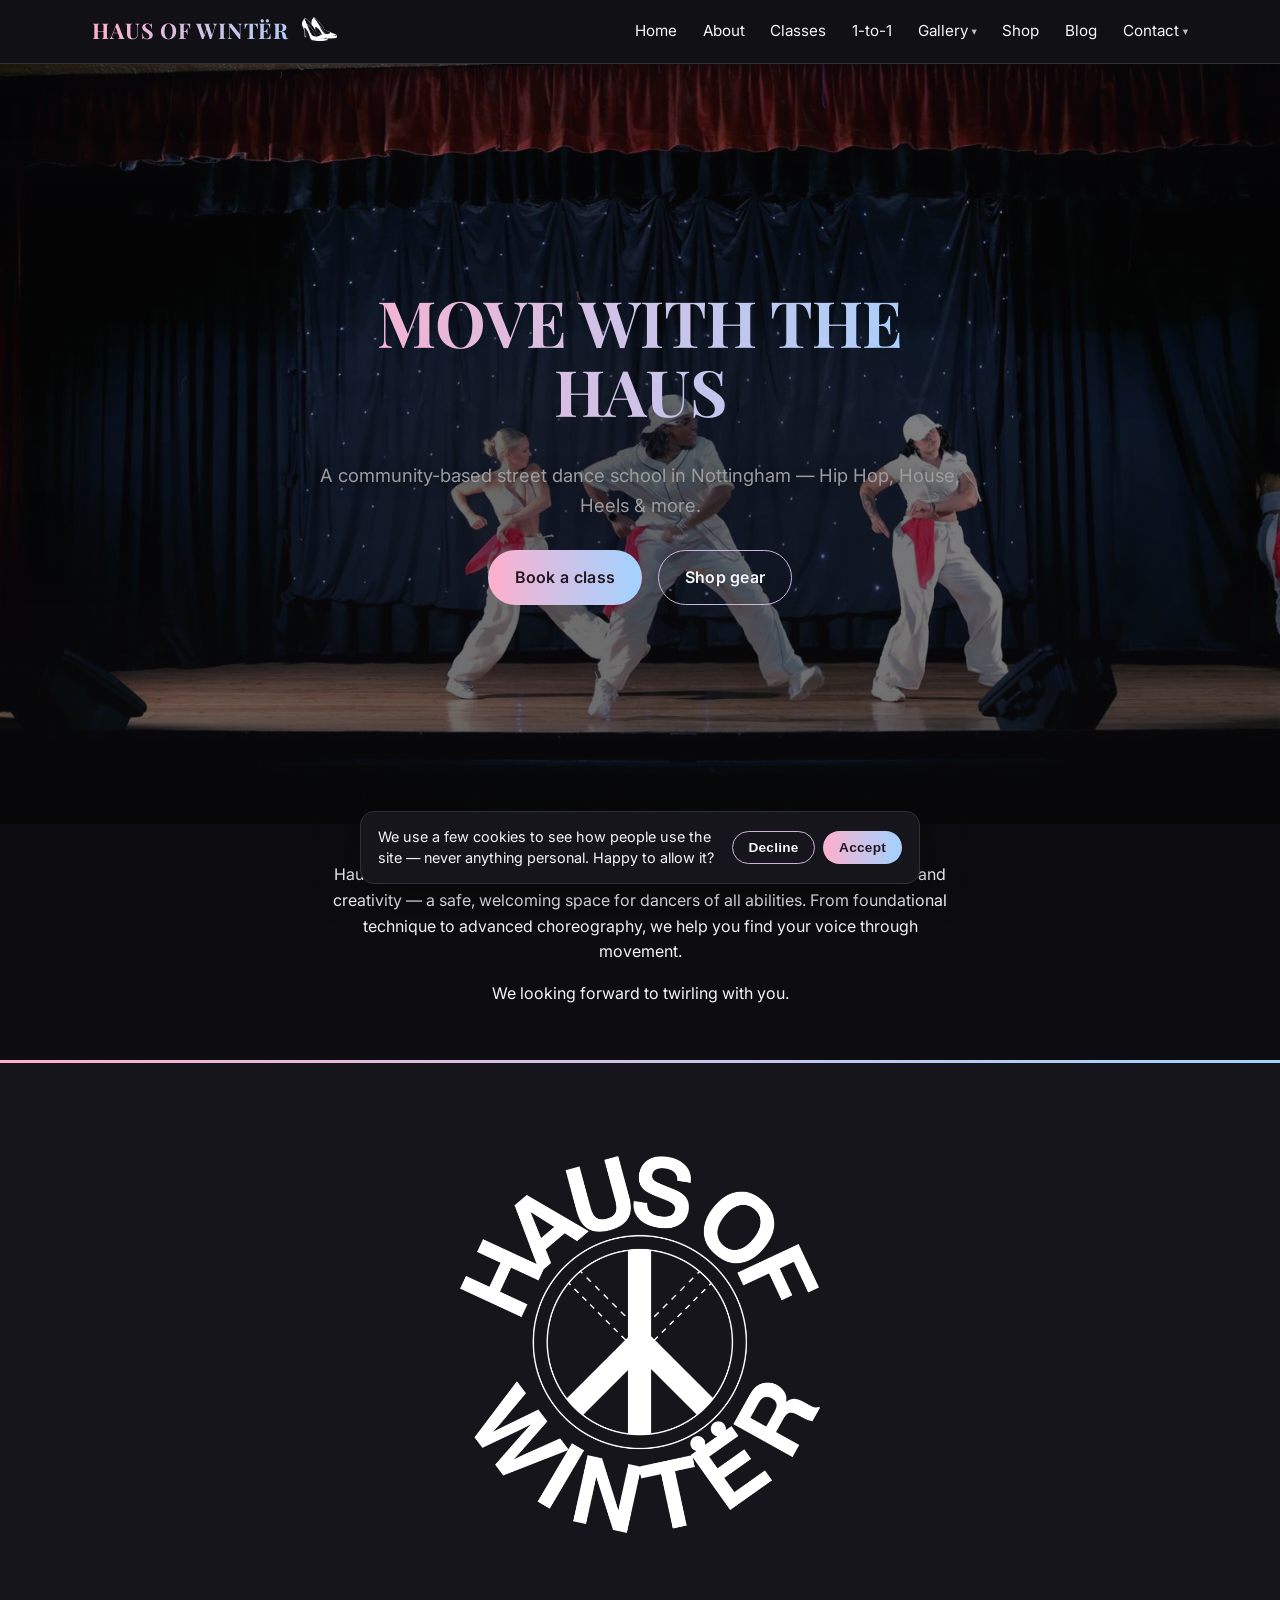
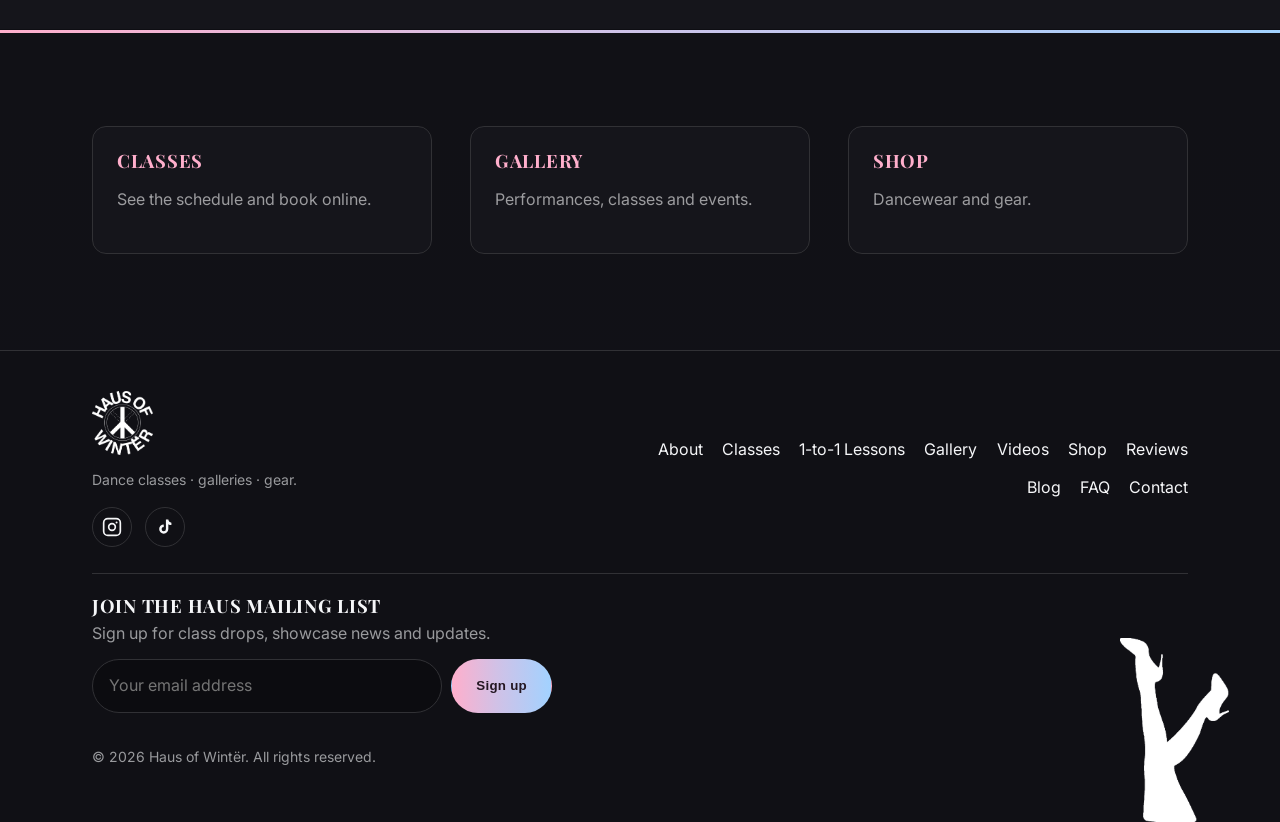
<file: index.html>
<!doctype html>
<html lang="en" data-page="home">
<head>
<meta charset="utf-8">
<meta name="viewport" content="width=device-width, initial-scale=1">
<title>Haus of Wintër — Dance classes, gear &amp; galleries</title>
<meta name="description" content="Book dance classes, browse galleries and shop dancing gear with Haus of Winter.">
<meta name="robots" content="index,follow">
<meta name="theme-color" content="#0c0c10">
<link rel="canonical" href="https://hausofwinter.co/">

<!-- Open Graph -->
<meta property="og:type" content="website">
<meta property="og:site_name" content="Haus of Wintër">
<meta property="og:title" content="Haus of Wintër — Dance classes, gear &amp; galleries">
<meta property="og:description" content="Book dance classes, browse galleries and shop dancing gear with Haus of Winter.">
<meta property="og:url" content="https://hausofwinter.co/">
<meta property="og:image" content="https://hausofwinter.co/assets/img/og-default.jpg">

<!-- Twitter -->
<meta name="twitter:card" content="summary_large_image">
<meta name="twitter:title" content="Haus of Wintër — Dance classes, gear &amp; galleries">
<meta name="twitter:description" content="Book dance classes, browse galleries and shop dancing gear with Haus of Winter.">
<meta name="twitter:image" content="https://hausofwinter.co/assets/img/og-default.jpg">

<link rel="icon" href="/assets/img/favicon.png" type="image/png">
<link rel="apple-touch-icon" href="/assets/img/apple-touch-icon.png">
<link rel="manifest" href="/site.webmanifest">
<link rel="preconnect" href="https://res.cloudinary.com" crossorigin>
<link rel="preconnect" href="https://fonts.googleapis.com">
<link rel="preconnect" href="https://fonts.gstatic.com" crossorigin>
<link rel="stylesheet" href="https://fonts.googleapis.com/css2?family=Playfair+Display:wght@500;600;700;800;900&family=Inter:wght@400;500;600&display=swap">
<link rel="stylesheet" href="/assets/css/styles.css">
<script type="application/ld+json">{"@context":"https://schema.org","@type":"DanceSchool","name":"Haus of Wintër","url":"https://hausofwinter.co/","image":"https://hausofwinter.co/assets/img/og-default.jpg","description":"A vibrant community-based dance school in Nottingham dedicated to inclusivity and creativity, offering street dance styles from Hip Hop and House to Heels and Trainers choreography.","email":"hausofwinter@hotmail.com","telephone":"07341944068","priceRange":"££","address":{"@type":"PostalAddress","streetAddress":"Expressive Arts Academy, Bobbers Mill","addressLocality":"Nottingham","postalCode":"NG8 5AH","addressCountry":"GB"},"sameAs":["https://www.instagram.com/hausofwinterr","https://www.tiktok.com/@hausofwinter"]}</script>


</head>
<body data-page="home">
<a class="skip-link" href="#main">Skip to content</a>
<header class="site-header">
  <div class="wrap header-inner">
    <a class="brand" href="/" data-logo aria-label="Haus of Wintër — home">
      <span class="brand-word">Haus of Wintër</span>
    </a>
    <button class="nav-toggle" data-nav-toggle aria-expanded="false" aria-label="Menu">
      <span></span><span></span><span></span>
    </button>
    <nav class="site-nav" data-nav aria-label="Primary">
      <a href="/">Home</a>
      <a href="/about.html">About</a>
      <a href="/classes.html">Classes</a>
      <a href="/lessons.html">1-to-1</a>
      <span class="nav-group">
        <a href="/gallery.html" class="nav-parent">Gallery <span class="caret">▾</span></a>
        <span class="nav-sub">
          <a href="/gallery.html">Photos</a>
          <a href="/videos.html">Videos</a>
        </span>
      </span>
      <a href="/shop.html">Shop</a>
      <a href="/blog">Blog</a>
      <span class="nav-group">
        <a href="/contact.html" class="nav-parent">Contact <span class="caret">▾</span></a>
        <span class="nav-sub">
          <a href="/contact.html">Get in touch</a>
          <a href="/reviews.html">Reviews</a>
          <a href="/faq.html">FAQ</a>
        </span>
      </span>
    </nav>
  </div>
</header>


<main id="main">
  <section class="hero">
    <div data-hero></div>
    <div class="hero-content">
      <h1 data-home-headline>Move with the Haus</h1>
      <p class="lead" data-home-subhead>A community-based street dance school in Nottingham — Hip Hop, House, Heels &amp; more.</p>
      <div class="hero-cta">
        <a class="btn btn-primary" href="/classes.html" data-cta-primary>Book a class</a>
        <a class="btn btn-ghost" href="/shop.html" data-cta-secondary>Shop gear</a>
      </div>
    </div>
  </section>

  <section class="section home-intro-sec">
    <div class="wrap prose">
      <div data-home-intro><p>Haus of Wintër is a vibrant, community-based dance school built on inclusivity and creativity — a safe, welcoming space for dancers of all abilities. We looking forward to twirling with you.</p></div>
    </div>
  </section>

  <section class="section home-logo-band">
    <div class="wrap center">
      <img class="home-logo-big" src="/assets/img/logo.png" alt="Haus of Wintër">
    </div>
  </section>

  <section class="section alt">
    <div class="wrap grid-2" data-home-cards>
      <a class="card" href="/classes.html"><h3>Classes</h3><p class="muted">See the schedule and book online.</p></a>
      <a class="card" href="/gallery.html"><h3>Gallery</h3><p class="muted">Performances, classes and events.</p></a>
      <a class="card" href="/shop.html"><h3>Shop</h3><p class="muted">Dancewear and gear.</p></a>
    </div>
  </section>
</main>

<footer class="site-footer">
  <div class="wrap footer-inner">
    <div class="footer-brand">
      <img src="/assets/img/logo.png" alt="Haus of Wintër" class="footer-logo">
      <p class="muted small" data-footer-tagline>Dance classes · galleries · gear.</p>
      <div class="footer-socials" data-footer-socials aria-label="Social media"></div>
    </div>
    <nav class="footer-nav" aria-label="Footer" data-footer-nav>
      <a href="/about.html">About</a>
      <a href="/classes.html">Classes</a>
      <a href="/gallery.html">Gallery</a>
      <a href="/videos.html">Videos</a>
      <a href="/shop.html">Shop</a>
      <a href="/reviews.html">Reviews</a>
      <a href="/blog">Blog</a>
      <a href="/faq.html">FAQ</a>
      <a href="/contact.html">Contact</a>
    </nav>
    <p class="footer-copy small muted">&copy; <span data-year>2026</span> <span data-footer-copyright>Haus of Wintër. All rights reserved.</span></p>
  </div>
</footer>

<button class="to-top" data-to-top aria-label="Back to top">↑</button>

<script src="/assets/js/config.js"></script>
<script src="/assets/js/content.js"></script>
<script src="/assets/js/site.js"></script>

</body>
</html>
</file>
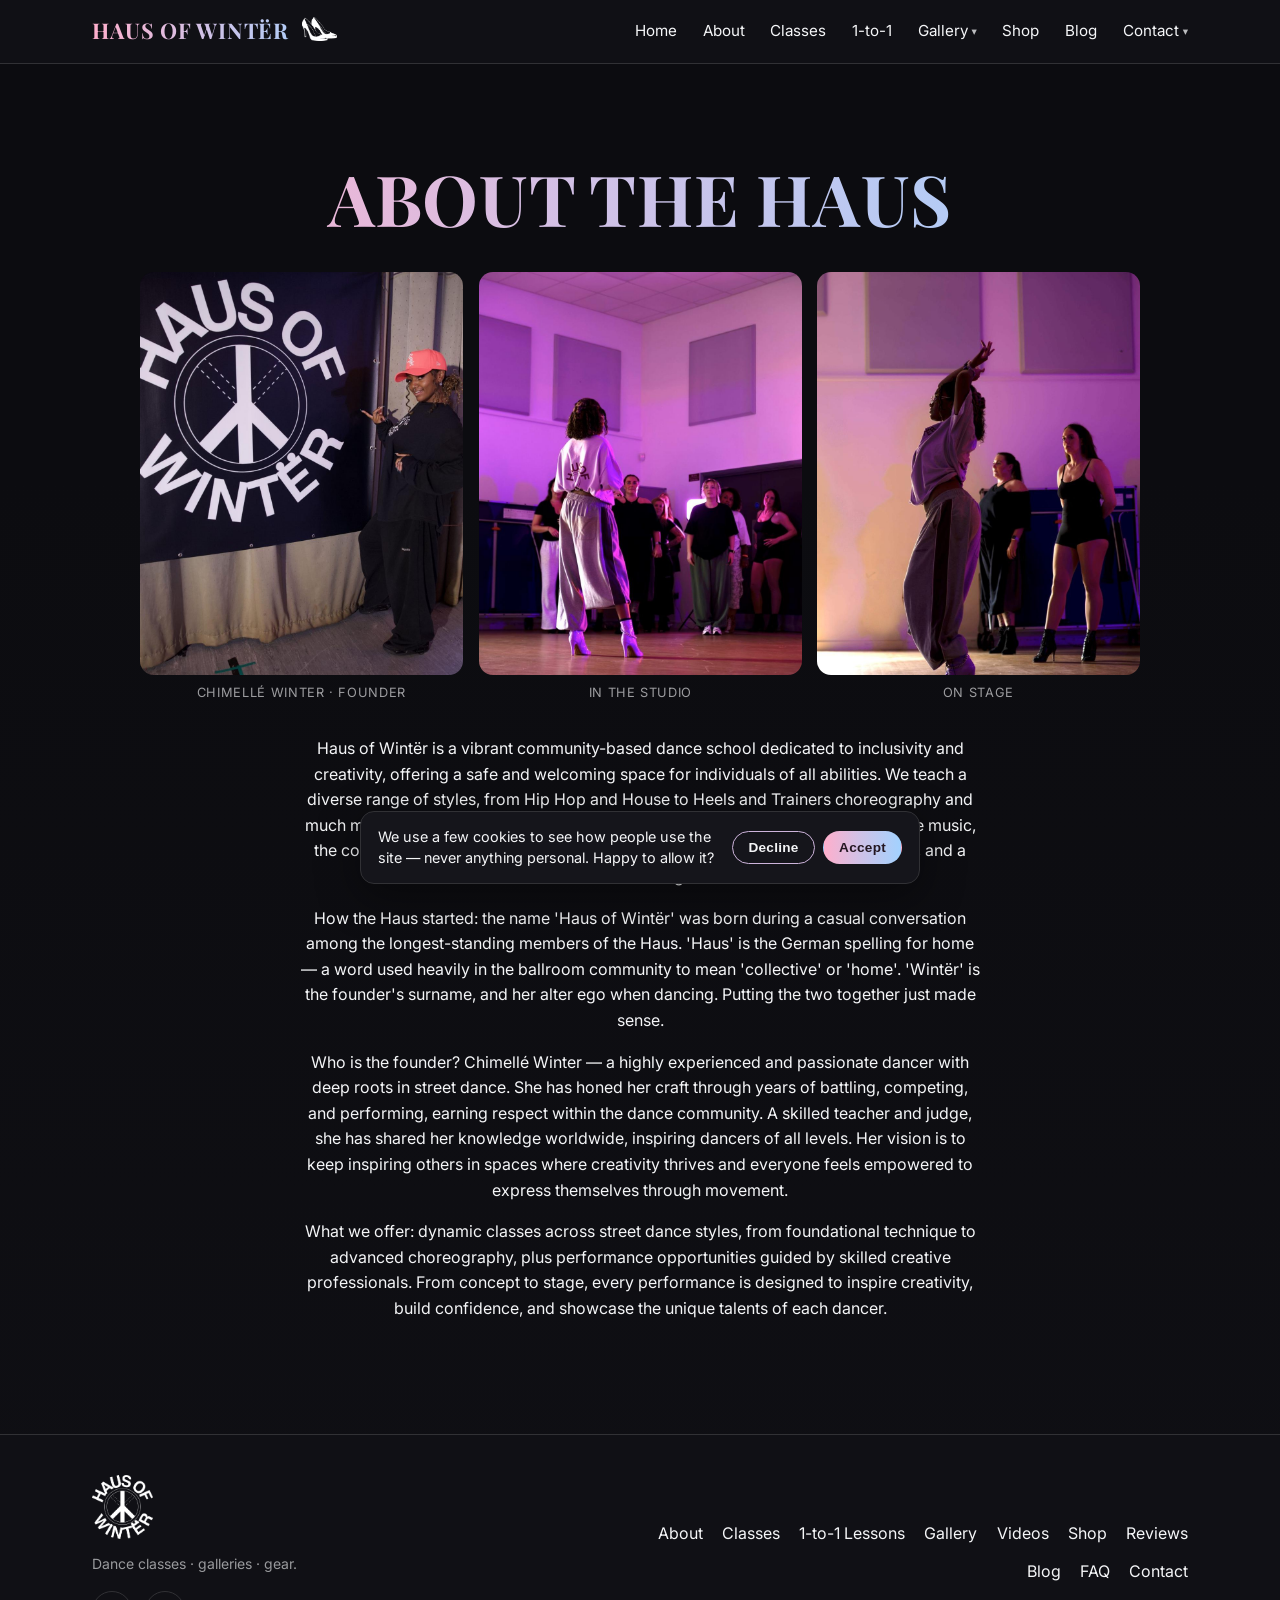
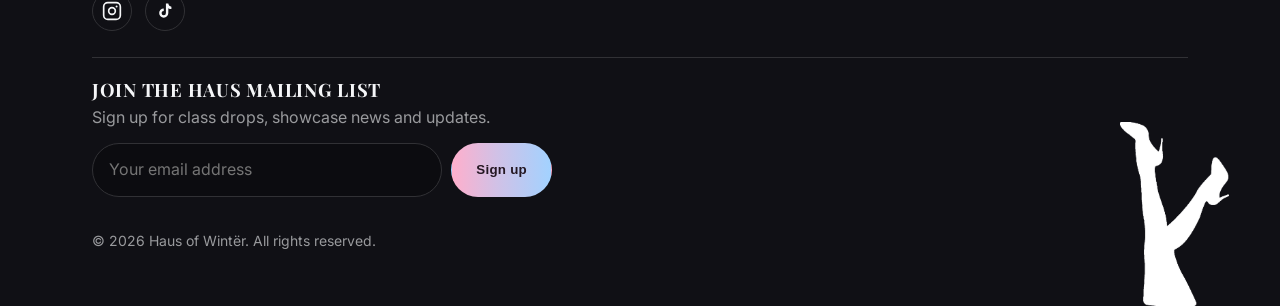
<file: about.html>
<!doctype html>
<html lang="en" data-page="about">
<head>
<meta charset="utf-8">
<meta name="viewport" content="width=device-width, initial-scale=1">
<title>About — Haus of Wintër</title>
<meta name="description" content="The story behind Haus of Winter and the people who teach.">
<meta name="robots" content="index,follow">
<meta name="theme-color" content="#0c0c10">
<link rel="canonical" href="https://hausofwinter.co/about.html">

<!-- Open Graph -->
<meta property="og:type" content="website">
<meta property="og:site_name" content="Haus of Wintër">
<meta property="og:title" content="About — Haus of Wintër">
<meta property="og:description" content="The story behind Haus of Winter and the people who teach.">
<meta property="og:url" content="https://hausofwinter.co/about.html">
<meta property="og:image" content="https://hausofwinter.co/assets/img/og-default.jpg">

<!-- Twitter -->
<meta name="twitter:card" content="summary_large_image">
<meta name="twitter:title" content="About — Haus of Wintër">
<meta name="twitter:description" content="The story behind Haus of Winter and the people who teach.">
<meta name="twitter:image" content="https://hausofwinter.co/assets/img/og-default.jpg">

<link rel="icon" href="/assets/img/favicon.png" type="image/png">
<link rel="apple-touch-icon" href="/assets/img/apple-touch-icon.png">
<link rel="manifest" href="/site.webmanifest">
<link rel="preconnect" href="https://res.cloudinary.com" crossorigin>
<link rel="preconnect" href="https://fonts.googleapis.com">
<link rel="preconnect" href="https://fonts.gstatic.com" crossorigin>
<link rel="stylesheet" href="https://fonts.googleapis.com/css2?family=Playfair+Display:wght@500;600;700;800;900&family=Inter:wght@400;500;600&display=swap">
<link rel="stylesheet" href="/assets/css/styles.css">
<script type="application/ld+json">{"@context":"https://schema.org","@type":"DanceSchool","name":"Haus of Wintër","url":"https://hausofwinter.co/","image":"https://hausofwinter.co/assets/img/og-default.jpg","description":"A vibrant community-based dance school in Nottingham dedicated to inclusivity and creativity, offering street dance styles from Hip Hop and House to Heels and Trainers choreography.","email":"hausofwinter@hotmail.com","telephone":"07341944068","priceRange":"££","address":{"@type":"PostalAddress","streetAddress":"Expressive Arts Academy, Bobbers Mill","addressLocality":"Nottingham","postalCode":"NG8 5AH","addressCountry":"GB"},"sameAs":["https://www.instagram.com/hausofwinterr","https://www.tiktok.com/@hausofwinter"]}</script>


</head>
<body data-page="about">
<a class="skip-link" href="#main">Skip to content</a>
<header class="site-header">
  <div class="wrap header-inner">
    <a class="brand" href="/" data-logo aria-label="Haus of Wintër — home">
      <span class="brand-word">Haus of Wintër</span>
    </a>
    <button class="nav-toggle" data-nav-toggle aria-expanded="false" aria-label="Menu">
      <span></span><span></span><span></span>
    </button>
    <nav class="site-nav" data-nav aria-label="Primary">
      <a href="/">Home</a>
      <a href="/about.html">About</a>
      <a href="/classes.html">Classes</a>
      <a href="/lessons.html">1-to-1</a>
      <span class="nav-group">
        <a href="/gallery.html" class="nav-parent">Gallery <span class="caret">▾</span></a>
        <span class="nav-sub">
          <a href="/gallery.html">Photos</a>
          <a href="/videos.html">Videos</a>
        </span>
      </span>
      <a href="/shop.html">Shop</a>
      <a href="/blog">Blog</a>
      <span class="nav-group">
        <a href="/contact.html" class="nav-parent">Contact <span class="caret">▾</span></a>
        <span class="nav-sub">
          <a href="/contact.html">Get in touch</a>
          <a href="/reviews.html">Reviews</a>
          <a href="/faq.html">FAQ</a>
        </span>
      </span>
    </nav>
  </div>
</header>

<main id="main" class="section about-page">
  <div class="wrap center">
    <h1 data-about-heading>About the Haus</h1>
    <div class="about-photos" data-about-photos>
      <figure><img loading="lazy" src="/assets/img/about-headshot.jpg" alt="Chimellé Winter, founder of Haus of Wintër"><figcaption>Chimellé Winter · Founder</figcaption></figure>
      <figure><img loading="lazy" src="/assets/img/about-teaching.jpg" alt="Chimellé teaching a Haus class"><figcaption>In the studio</figcaption></figure>
      <figure><img loading="lazy" src="/assets/img/about-3.jpg" alt="Chimellé performing on stage"><figcaption>On stage</figcaption></figure>
    </div>
    <div class="prose about-body" data-about-body><p>Haus of Wintër is a vibrant community-based dance school dedicated to inclusivity and creativity, offering a safe and welcoming space for individuals of all abilities — from Hip Hop and House to Heels and Trainers choreography and much more.</p></div>
  </div>
</main>

<footer class="site-footer">
  <div class="wrap footer-inner">
    <div class="footer-brand">
      <img src="/assets/img/logo.png" alt="Haus of Wintër" class="footer-logo">
      <p class="muted small" data-footer-tagline>Dance classes · galleries · gear.</p>
      <div class="footer-socials" data-footer-socials aria-label="Social media"></div>
    </div>
    <nav class="footer-nav" aria-label="Footer" data-footer-nav>
      <a href="/about.html">About</a>
      <a href="/classes.html">Classes</a>
      <a href="/gallery.html">Gallery</a>
      <a href="/videos.html">Videos</a>
      <a href="/shop.html">Shop</a>
      <a href="/reviews.html">Reviews</a>
      <a href="/blog">Blog</a>
      <a href="/faq.html">FAQ</a>
      <a href="/contact.html">Contact</a>
    </nav>
    <p class="footer-copy small muted">&copy; <span data-year>2026</span> <span data-footer-copyright>Haus of Wintër. All rights reserved.</span></p>
  </div>
</footer>

<button class="to-top" data-to-top aria-label="Back to top">↑</button>

<script src="/assets/js/config.js"></script>
<script src="/assets/js/content.js"></script>
<script src="/assets/js/site.js"></script>

</body>
</html>
</file>
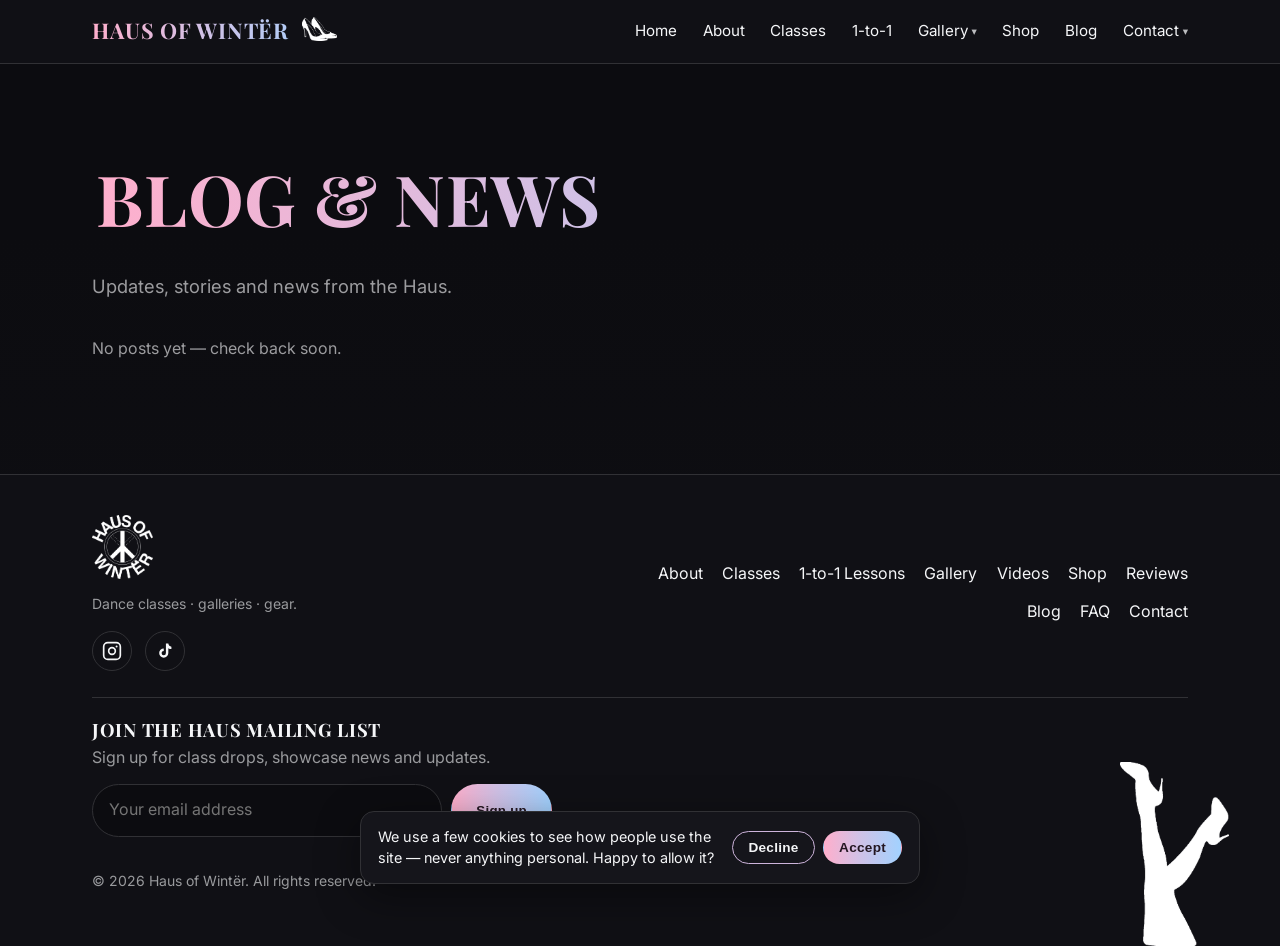
<file: blog.html>
<!doctype html>
<html lang="en" data-page="blog">
<head>
<meta charset="utf-8">
<meta name="viewport" content="width=device-width, initial-scale=1">
<title>Blog &amp; news — Haus of Wintër</title>
<meta name="description" content="Updates, stories and news from Haus of Wintër.">
<meta name="robots" content="index,follow">
<meta name="theme-color" content="#0c0c10">
<link rel="canonical" href="https://hausofwinter.co/blog">

<!-- Open Graph -->
<meta property="og:type" content="website">
<meta property="og:site_name" content="Haus of Wintër">
<meta property="og:title" content="Blog &amp; news — Haus of Wintër">
<meta property="og:description" content="Updates, stories and news from Haus of Wintër.">
<meta property="og:url" content="https://hausofwinter.co/blog">
<meta property="og:image" content="https://hausofwinter.co/assets/img/og-default.jpg">

<!-- Twitter -->
<meta name="twitter:card" content="summary_large_image">
<meta name="twitter:title" content="Blog &amp; news — Haus of Wintër">
<meta name="twitter:description" content="Updates, stories and news from Haus of Wintër.">
<meta name="twitter:image" content="https://hausofwinter.co/assets/img/og-default.jpg">

<link rel="icon" href="/assets/img/favicon.png" type="image/png">
<link rel="apple-touch-icon" href="/assets/img/apple-touch-icon.png">
<link rel="manifest" href="/site.webmanifest">
<link rel="preconnect" href="https://res.cloudinary.com" crossorigin>
<link rel="preconnect" href="https://fonts.googleapis.com">
<link rel="preconnect" href="https://fonts.gstatic.com" crossorigin>
<link rel="stylesheet" href="https://fonts.googleapis.com/css2?family=Playfair+Display:wght@500;600;700;800;900&family=Inter:wght@400;500;600&display=swap">
<link rel="stylesheet" href="/assets/css/styles.css">
<script type="application/ld+json">{"@context":"https://schema.org","@type":"DanceSchool","name":"Haus of Wintër","url":"https://hausofwinter.co/","image":"https://hausofwinter.co/assets/img/og-default.jpg","description":"A vibrant community-based dance school in Nottingham dedicated to inclusivity and creativity, offering street dance styles from Hip Hop and House to Heels and Trainers choreography.","email":"hausofwinter@hotmail.com","telephone":"07341944068","priceRange":"££","address":{"@type":"PostalAddress","streetAddress":"Expressive Arts Academy, Bobbers Mill","addressLocality":"Nottingham","postalCode":"NG8 5AH","addressCountry":"GB"},"sameAs":["https://www.instagram.com/hausofwinterr","https://www.tiktok.com/@hausofwinter"]}</script>


</head>
<body data-page="blog">
<a class="skip-link" href="#main">Skip to content</a>
<header class="site-header">
  <div class="wrap header-inner">
    <a class="brand" href="/" data-logo aria-label="Haus of Wintër — home">
      <span class="brand-word">Haus of Wintër</span>
    </a>
    <button class="nav-toggle" data-nav-toggle aria-expanded="false" aria-label="Menu">
      <span></span><span></span><span></span>
    </button>
    <nav class="site-nav" data-nav aria-label="Primary">
      <a href="/">Home</a>
      <a href="/about.html">About</a>
      <a href="/classes.html">Classes</a>
      <a href="/lessons.html">1-to-1</a>
      <span class="nav-group">
        <a href="/gallery.html" class="nav-parent">Gallery <span class="caret">▾</span></a>
        <span class="nav-sub">
          <a href="/gallery.html">Photos</a>
          <a href="/videos.html">Videos</a>
        </span>
      </span>
      <a href="/shop.html">Shop</a>
      <a href="/blog">Blog</a>
      <span class="nav-group">
        <a href="/contact.html" class="nav-parent">Contact <span class="caret">▾</span></a>
        <span class="nav-sub">
          <a href="/contact.html">Get in touch</a>
          <a href="/reviews.html">Reviews</a>
          <a href="/faq.html">FAQ</a>
        </span>
      </span>
    </nav>
  </div>
</header>

<main id="main" class="section">
  <div class="wrap">
    <h1 data-blog-heading>Blog &amp; news</h1>
    <p class="lead" data-blog-intro>Updates, stories and news from the Haus.</p>
    <div class="blog-list" data-blog-list></div>
  </div>
</main>

<footer class="site-footer">
  <div class="wrap footer-inner">
    <div class="footer-brand">
      <img src="/assets/img/logo.png" alt="Haus of Wintër" class="footer-logo">
      <p class="muted small" data-footer-tagline>Dance classes · galleries · gear.</p>
      <div class="footer-socials" data-footer-socials aria-label="Social media"></div>
    </div>
    <nav class="footer-nav" aria-label="Footer" data-footer-nav>
      <a href="/about.html">About</a>
      <a href="/classes.html">Classes</a>
      <a href="/gallery.html">Gallery</a>
      <a href="/videos.html">Videos</a>
      <a href="/shop.html">Shop</a>
      <a href="/reviews.html">Reviews</a>
      <a href="/blog">Blog</a>
      <a href="/faq.html">FAQ</a>
      <a href="/contact.html">Contact</a>
    </nav>
    <p class="footer-copy small muted">&copy; <span data-year>2026</span> <span data-footer-copyright>Haus of Wintër. All rights reserved.</span></p>
  </div>
</footer>

<button class="to-top" data-to-top aria-label="Back to top">↑</button>

<script src="/assets/js/config.js"></script>
<script src="/assets/js/content.js"></script>
<script src="/assets/js/site.js"></script>

</body>
</html>
</file>
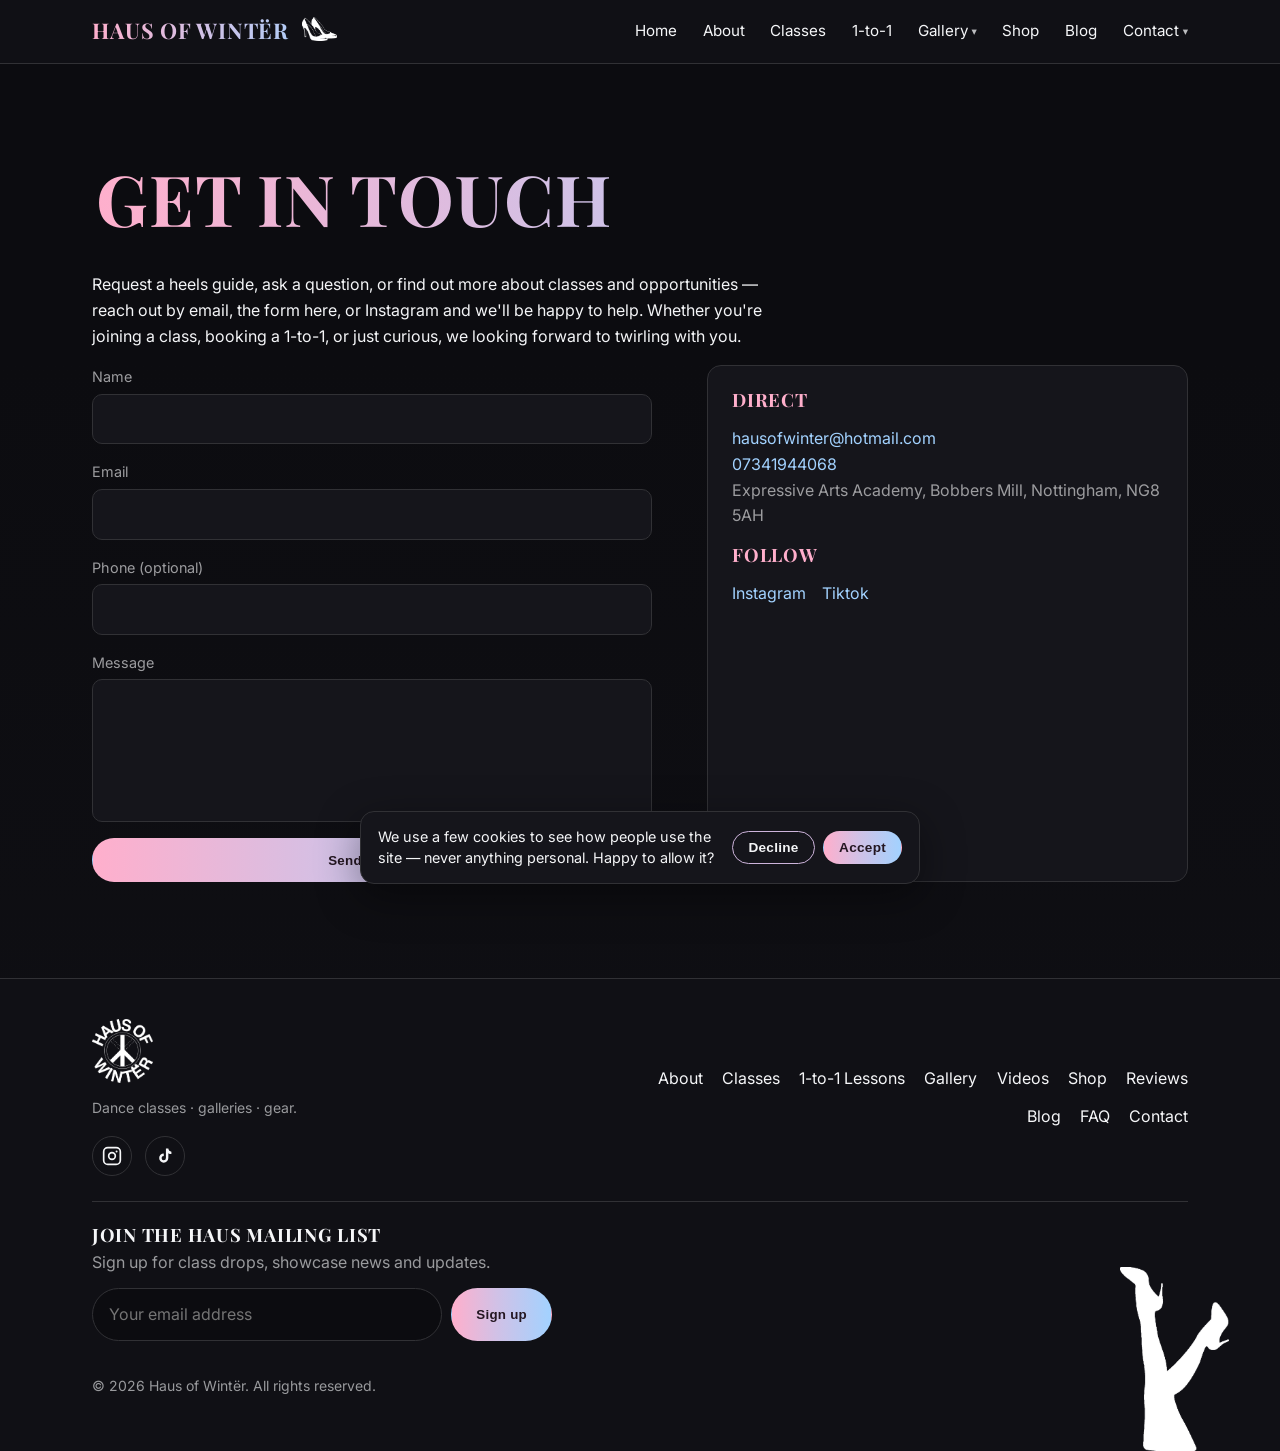
<file: contact.html>
<!doctype html>
<html lang="en" data-page="contact">
<head>
<meta charset="utf-8">
<meta name="viewport" content="width=device-width, initial-scale=1">
<title>Contact — Haus of Wintër</title>
<meta name="description" content="Get in touch about classes, events or the shop.">
<meta name="robots" content="index,follow">
<meta name="theme-color" content="#0c0c10">
<link rel="canonical" href="https://hausofwinter.co/contact.html">

<!-- Open Graph -->
<meta property="og:type" content="website">
<meta property="og:site_name" content="Haus of Wintër">
<meta property="og:title" content="Contact — Haus of Wintër">
<meta property="og:description" content="Get in touch about classes, events or the shop.">
<meta property="og:url" content="https://hausofwinter.co/contact.html">
<meta property="og:image" content="https://hausofwinter.co/assets/img/og-default.jpg">

<!-- Twitter -->
<meta name="twitter:card" content="summary_large_image">
<meta name="twitter:title" content="Contact — Haus of Wintër">
<meta name="twitter:description" content="Get in touch about classes, events or the shop.">
<meta name="twitter:image" content="https://hausofwinter.co/assets/img/og-default.jpg">

<link rel="icon" href="/assets/img/favicon.png" type="image/png">
<link rel="apple-touch-icon" href="/assets/img/apple-touch-icon.png">
<link rel="manifest" href="/site.webmanifest">
<link rel="preconnect" href="https://res.cloudinary.com" crossorigin>
<link rel="preconnect" href="https://fonts.googleapis.com">
<link rel="preconnect" href="https://fonts.gstatic.com" crossorigin>
<link rel="stylesheet" href="https://fonts.googleapis.com/css2?family=Playfair+Display:wght@500;600;700;800;900&family=Inter:wght@400;500;600&display=swap">
<link rel="stylesheet" href="/assets/css/styles.css">
<script type="application/ld+json">{"@context":"https://schema.org","@type":"DanceSchool","name":"Haus of Wintër","url":"https://hausofwinter.co/","image":"https://hausofwinter.co/assets/img/og-default.jpg","description":"A vibrant community-based dance school in Nottingham dedicated to inclusivity and creativity, offering street dance styles from Hip Hop and House to Heels and Trainers choreography.","email":"hausofwinter@hotmail.com","telephone":"07341944068","priceRange":"££","address":{"@type":"PostalAddress","streetAddress":"Expressive Arts Academy, Bobbers Mill","addressLocality":"Nottingham","postalCode":"NG8 5AH","addressCountry":"GB"},"sameAs":["https://www.instagram.com/hausofwinterr","https://www.tiktok.com/@hausofwinter"]}</script>


</head>
<body data-page="contact">
<a class="skip-link" href="#main">Skip to content</a>
<header class="site-header">
  <div class="wrap header-inner">
    <a class="brand" href="/" data-logo aria-label="Haus of Wintër — home">
      <span class="brand-word">Haus of Wintër</span>
    </a>
    <button class="nav-toggle" data-nav-toggle aria-expanded="false" aria-label="Menu">
      <span></span><span></span><span></span>
    </button>
    <nav class="site-nav" data-nav aria-label="Primary">
      <a href="/">Home</a>
      <a href="/about.html">About</a>
      <a href="/classes.html">Classes</a>
      <a href="/lessons.html">1-to-1</a>
      <span class="nav-group">
        <a href="/gallery.html" class="nav-parent">Gallery <span class="caret">▾</span></a>
        <span class="nav-sub">
          <a href="/gallery.html">Photos</a>
          <a href="/videos.html">Videos</a>
        </span>
      </span>
      <a href="/shop.html">Shop</a>
      <a href="/blog">Blog</a>
      <span class="nav-group">
        <a href="/contact.html" class="nav-parent">Contact <span class="caret">▾</span></a>
        <span class="nav-sub">
          <a href="/contact.html">Get in touch</a>
          <a href="/reviews.html">Reviews</a>
          <a href="/faq.html">FAQ</a>
        </span>
      </span>
    </nav>
  </div>
</header>

<main id="main" class="section">
  <div class="wrap">
    <h1 data-contact-heading>Get in touch</h1>
    <div class="prose" data-contact-intro><p>Request a heels guide, ask a question, or find out more about classes — reach out by email, the form here, or Instagram.</p></div>

    <div class="contact-layout">
      <!-- FormSubmit: action + _next are set at runtime from the contact email in
           the content JSON. On submit it emails you and redirects to /thankyou.html.
           First real submission triggers a one-time FormSubmit activation email. -->
      <form class="form" data-enquiry-form method="POST" action="https://formsubmit.co/hausofwinter@hotmail.com">
        <input type="hidden" name="_subject" value="New enquiry — Haus of Wintër">
        <input type="hidden" name="_next" value="/thankyou.html">
        <input type="hidden" name="_captcha" value="true">
        <input type="text" name="_honey" style="display:none">
        <label>Name <input type="text" name="name" required></label>
        <label>Email <input type="email" name="email" required></label>
        <label>Phone (optional) <input type="tel" name="phone"></label>
        <label>Message <textarea name="message" rows="5" required></textarea></label>
        <button class="btn btn-primary" type="submit">Send enquiry</button>
      </form>

      <aside class="card">
        <h3>Direct</h3>
        <p data-contact-details class="muted">hausofwinter@hotmail.com · 07341944068 · Expressive Arts Academy, Bobbers Mill, Nottingham, NG8 5AH</p>
        <h3>Follow</h3>
        <p class="socials" data-contact-socials></p>
      </aside>
    </div>
  </div>
</main>

<footer class="site-footer">
  <div class="wrap footer-inner">
    <div class="footer-brand">
      <img src="/assets/img/logo.png" alt="Haus of Wintër" class="footer-logo">
      <p class="muted small" data-footer-tagline>Dance classes · galleries · gear.</p>
      <div class="footer-socials" data-footer-socials aria-label="Social media"></div>
    </div>
    <nav class="footer-nav" aria-label="Footer" data-footer-nav>
      <a href="/about.html">About</a>
      <a href="/classes.html">Classes</a>
      <a href="/gallery.html">Gallery</a>
      <a href="/videos.html">Videos</a>
      <a href="/shop.html">Shop</a>
      <a href="/reviews.html">Reviews</a>
      <a href="/blog">Blog</a>
      <a href="/faq.html">FAQ</a>
      <a href="/contact.html">Contact</a>
    </nav>
    <p class="footer-copy small muted">&copy; <span data-year>2026</span> <span data-footer-copyright>Haus of Wintër. All rights reserved.</span></p>
  </div>
</footer>

<button class="to-top" data-to-top aria-label="Back to top">↑</button>

<script src="/assets/js/config.js"></script>
<script src="/assets/js/content.js"></script>
<script src="/assets/js/site.js"></script>

</body>
</html>
</file>
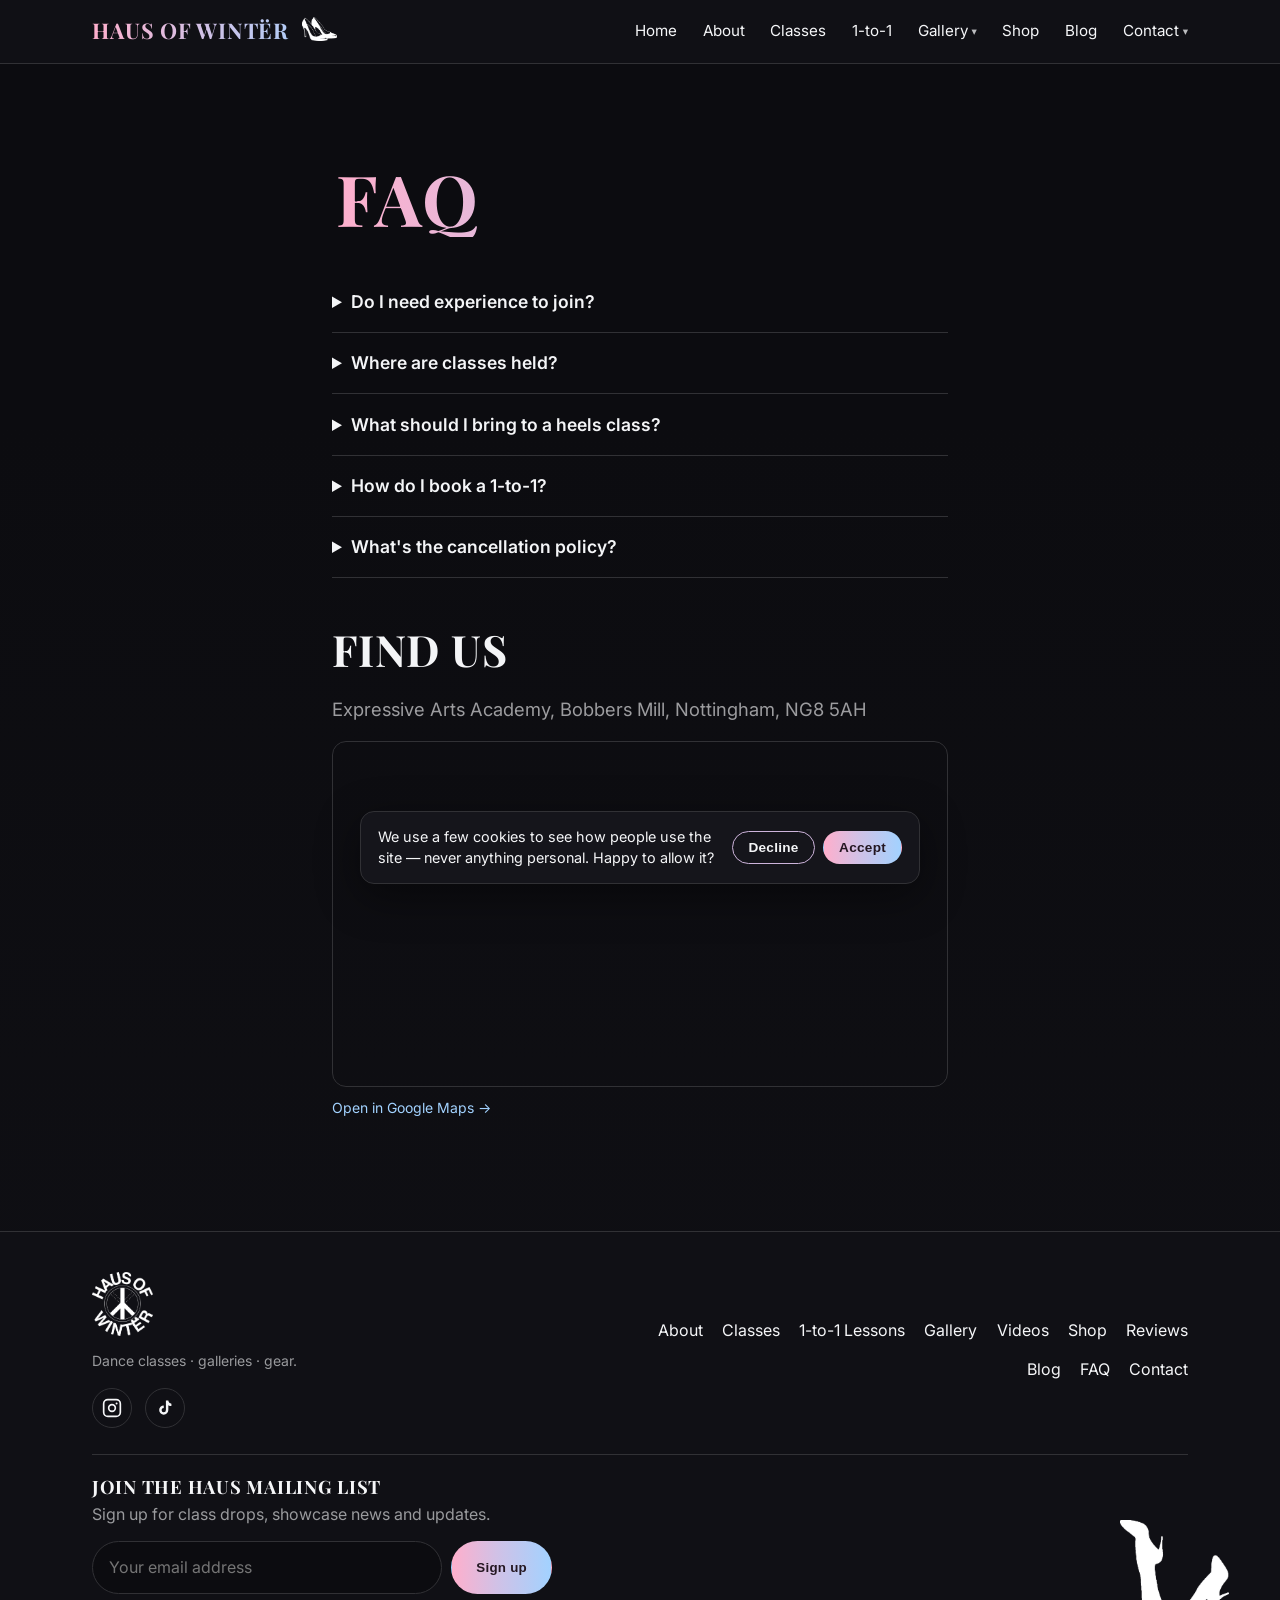
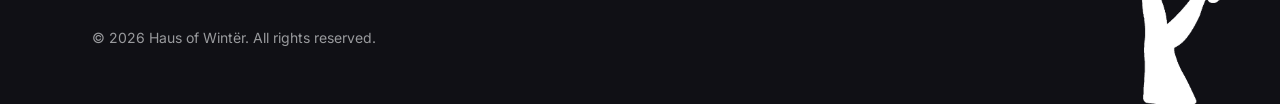
<file: faq.html>
<!doctype html>
<html lang="en" data-page="faq">
<head>
<meta charset="utf-8">
<meta name="viewport" content="width=device-width, initial-scale=1">
<title>FAQ — Haus of Wintër</title>
<meta name="description" content="Answers to common questions about classes, booking and gear.">
<meta name="robots" content="index,follow">
<meta name="theme-color" content="#0c0c10">
<link rel="canonical" href="https://hausofwinter.co/faq.html">

<!-- Open Graph -->
<meta property="og:type" content="website">
<meta property="og:site_name" content="Haus of Wintër">
<meta property="og:title" content="FAQ — Haus of Wintër">
<meta property="og:description" content="Answers to common questions about classes, booking and gear.">
<meta property="og:url" content="https://hausofwinter.co/faq.html">
<meta property="og:image" content="https://hausofwinter.co/assets/img/og-default.jpg">

<!-- Twitter -->
<meta name="twitter:card" content="summary_large_image">
<meta name="twitter:title" content="FAQ — Haus of Wintër">
<meta name="twitter:description" content="Answers to common questions about classes, booking and gear.">
<meta name="twitter:image" content="https://hausofwinter.co/assets/img/og-default.jpg">

<link rel="icon" href="/assets/img/favicon.png" type="image/png">
<link rel="apple-touch-icon" href="/assets/img/apple-touch-icon.png">
<link rel="manifest" href="/site.webmanifest">
<link rel="preconnect" href="https://res.cloudinary.com" crossorigin>
<link rel="preconnect" href="https://fonts.googleapis.com">
<link rel="preconnect" href="https://fonts.gstatic.com" crossorigin>
<link rel="stylesheet" href="https://fonts.googleapis.com/css2?family=Playfair+Display:wght@500;600;700;800;900&family=Inter:wght@400;500;600&display=swap">
<link rel="stylesheet" href="/assets/css/styles.css">
<script type="application/ld+json">{"@context":"https://schema.org","@type":"DanceSchool","name":"Haus of Wintër","url":"https://hausofwinter.co/","image":"https://hausofwinter.co/assets/img/og-default.jpg","description":"A vibrant community-based dance school in Nottingham dedicated to inclusivity and creativity, offering street dance styles from Hip Hop and House to Heels and Trainers choreography.","email":"hausofwinter@hotmail.com","telephone":"07341944068","priceRange":"££","address":{"@type":"PostalAddress","streetAddress":"Expressive Arts Academy, Bobbers Mill","addressLocality":"Nottingham","postalCode":"NG8 5AH","addressCountry":"GB"},"sameAs":["https://www.instagram.com/hausofwinterr","https://www.tiktok.com/@hausofwinter"]}</script>


</head>
<body data-page="faq">
<a class="skip-link" href="#main">Skip to content</a>
<header class="site-header">
  <div class="wrap header-inner">
    <a class="brand" href="/" data-logo aria-label="Haus of Wintër — home">
      <span class="brand-word">Haus of Wintër</span>
    </a>
    <button class="nav-toggle" data-nav-toggle aria-expanded="false" aria-label="Menu">
      <span></span><span></span><span></span>
    </button>
    <nav class="site-nav" data-nav aria-label="Primary">
      <a href="/">Home</a>
      <a href="/about.html">About</a>
      <a href="/classes.html">Classes</a>
      <a href="/lessons.html">1-to-1</a>
      <span class="nav-group">
        <a href="/gallery.html" class="nav-parent">Gallery <span class="caret">▾</span></a>
        <span class="nav-sub">
          <a href="/gallery.html">Photos</a>
          <a href="/videos.html">Videos</a>
        </span>
      </span>
      <a href="/shop.html">Shop</a>
      <a href="/blog">Blog</a>
      <span class="nav-group">
        <a href="/contact.html" class="nav-parent">Contact <span class="caret">▾</span></a>
        <span class="nav-sub">
          <a href="/contact.html">Get in touch</a>
          <a href="/reviews.html">Reviews</a>
          <a href="/faq.html">FAQ</a>
        </span>
      </span>
    </nav>
  </div>
</header>

<main id="main" class="section">
  <div class="wrap prose">
    <h1 data-faq-heading>FAQ</h1>
    <div data-faq-list></div>

    <h2 style="margin-top:3rem">Find us</h2>
    <div class="location" data-location></div>
  </div>
</main>

<footer class="site-footer">
  <div class="wrap footer-inner">
    <div class="footer-brand">
      <img src="/assets/img/logo.png" alt="Haus of Wintër" class="footer-logo">
      <p class="muted small" data-footer-tagline>Dance classes · galleries · gear.</p>
      <div class="footer-socials" data-footer-socials aria-label="Social media"></div>
    </div>
    <nav class="footer-nav" aria-label="Footer" data-footer-nav>
      <a href="/about.html">About</a>
      <a href="/classes.html">Classes</a>
      <a href="/gallery.html">Gallery</a>
      <a href="/videos.html">Videos</a>
      <a href="/shop.html">Shop</a>
      <a href="/reviews.html">Reviews</a>
      <a href="/blog">Blog</a>
      <a href="/faq.html">FAQ</a>
      <a href="/contact.html">Contact</a>
    </nav>
    <p class="footer-copy small muted">&copy; <span data-year>2026</span> <span data-footer-copyright>Haus of Wintër. All rights reserved.</span></p>
  </div>
</footer>

<button class="to-top" data-to-top aria-label="Back to top">↑</button>

<script src="/assets/js/config.js"></script>
<script src="/assets/js/content.js"></script>
<script src="/assets/js/site.js"></script>

</body>
</html>
</file>
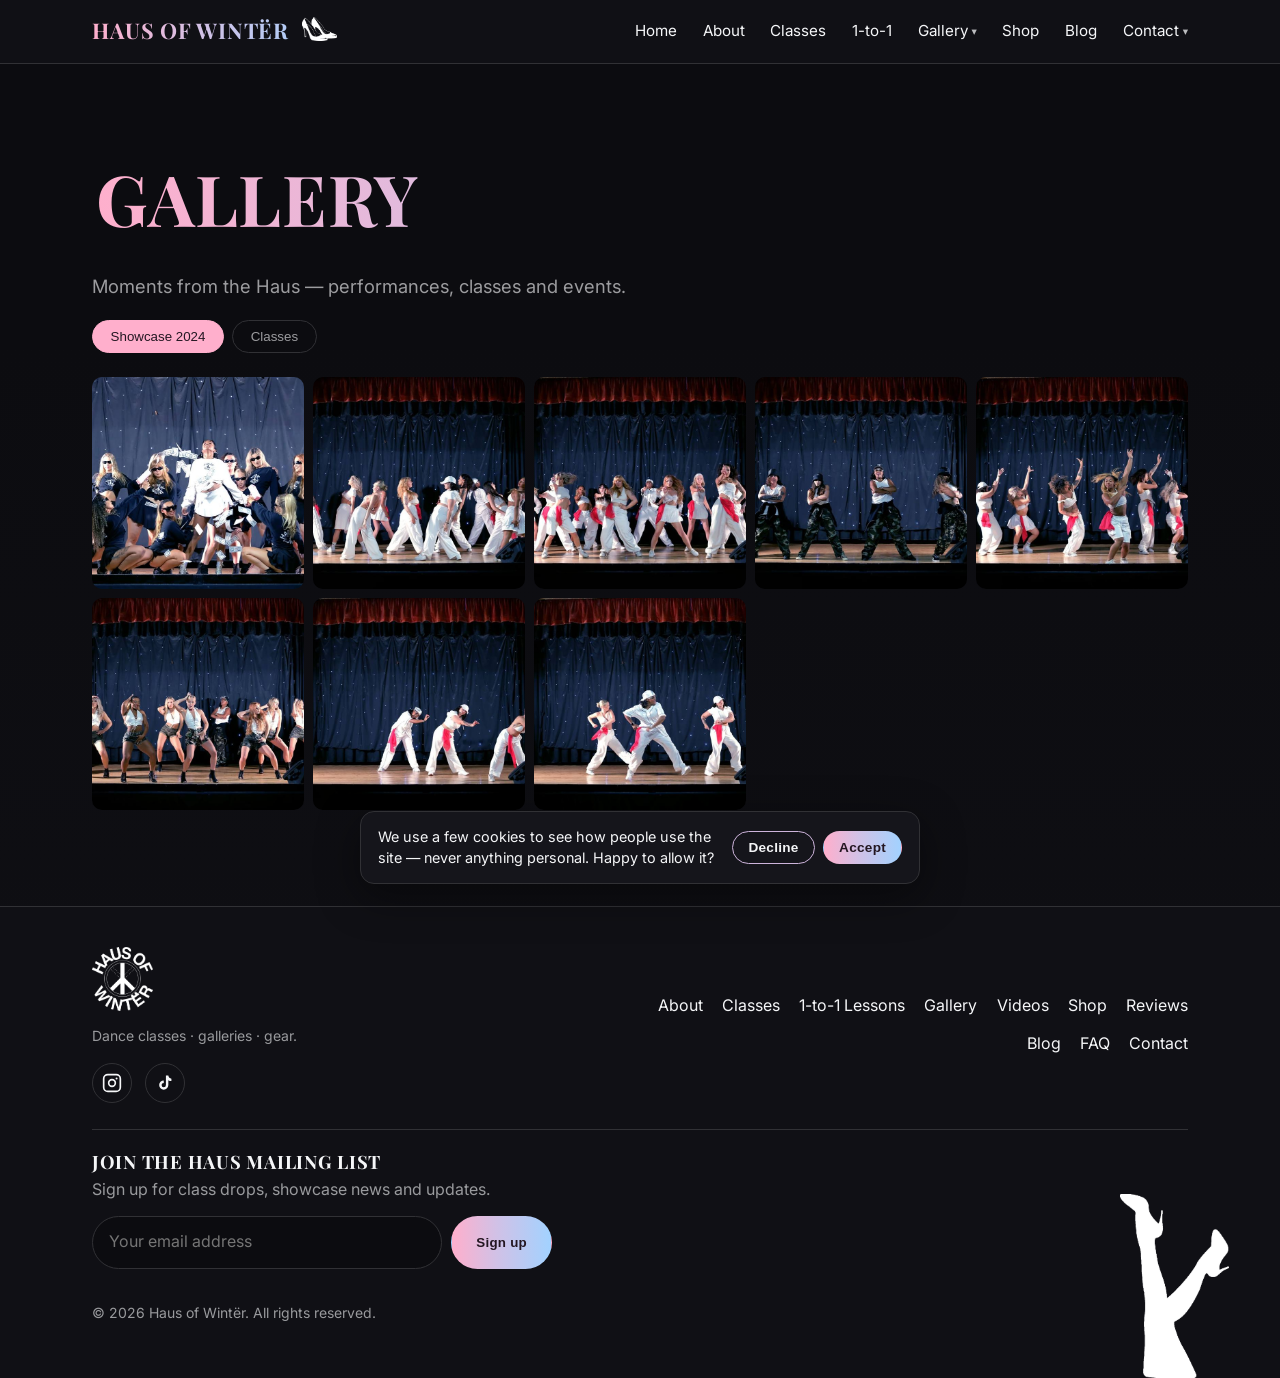
<file: gallery.html>
<!doctype html>
<html lang="en" data-page="gallery">
<head>
<meta charset="utf-8">
<meta name="viewport" content="width=device-width, initial-scale=1">
<title>Gallery — Haus of Wintër</title>
<meta name="description" content="Photos from performances, classes and events.">
<meta name="robots" content="index,follow">
<meta name="theme-color" content="#0c0c10">
<link rel="canonical" href="https://hausofwinter.co/gallery.html">

<!-- Open Graph -->
<meta property="og:type" content="website">
<meta property="og:site_name" content="Haus of Wintër">
<meta property="og:title" content="Gallery — Haus of Wintër">
<meta property="og:description" content="Photos from performances, classes and events.">
<meta property="og:url" content="https://hausofwinter.co/gallery.html">
<meta property="og:image" content="https://hausofwinter.co/assets/img/og-default.jpg">

<!-- Twitter -->
<meta name="twitter:card" content="summary_large_image">
<meta name="twitter:title" content="Gallery — Haus of Wintër">
<meta name="twitter:description" content="Photos from performances, classes and events.">
<meta name="twitter:image" content="https://hausofwinter.co/assets/img/og-default.jpg">

<link rel="icon" href="/assets/img/favicon.png" type="image/png">
<link rel="apple-touch-icon" href="/assets/img/apple-touch-icon.png">
<link rel="manifest" href="/site.webmanifest">
<link rel="preconnect" href="https://res.cloudinary.com" crossorigin>
<link rel="preconnect" href="https://fonts.googleapis.com">
<link rel="preconnect" href="https://fonts.gstatic.com" crossorigin>
<link rel="stylesheet" href="https://fonts.googleapis.com/css2?family=Playfair+Display:wght@500;600;700;800;900&family=Inter:wght@400;500;600&display=swap">
<link rel="stylesheet" href="/assets/css/styles.css">
<script type="application/ld+json">{"@context":"https://schema.org","@type":"DanceSchool","name":"Haus of Wintër","url":"https://hausofwinter.co/","image":"https://hausofwinter.co/assets/img/og-default.jpg","description":"A vibrant community-based dance school in Nottingham dedicated to inclusivity and creativity, offering street dance styles from Hip Hop and House to Heels and Trainers choreography.","email":"hausofwinter@hotmail.com","telephone":"07341944068","priceRange":"££","address":{"@type":"PostalAddress","streetAddress":"Expressive Arts Academy, Bobbers Mill","addressLocality":"Nottingham","postalCode":"NG8 5AH","addressCountry":"GB"},"sameAs":["https://www.instagram.com/hausofwinterr","https://www.tiktok.com/@hausofwinter"]}</script>


</head>
<body data-page="gallery">
<a class="skip-link" href="#main">Skip to content</a>
<header class="site-header">
  <div class="wrap header-inner">
    <a class="brand" href="/" data-logo aria-label="Haus of Wintër — home">
      <span class="brand-word">Haus of Wintër</span>
    </a>
    <button class="nav-toggle" data-nav-toggle aria-expanded="false" aria-label="Menu">
      <span></span><span></span><span></span>
    </button>
    <nav class="site-nav" data-nav aria-label="Primary">
      <a href="/">Home</a>
      <a href="/about.html">About</a>
      <a href="/classes.html">Classes</a>
      <a href="/lessons.html">1-to-1</a>
      <span class="nav-group">
        <a href="/gallery.html" class="nav-parent">Gallery <span class="caret">▾</span></a>
        <span class="nav-sub">
          <a href="/gallery.html">Photos</a>
          <a href="/videos.html">Videos</a>
        </span>
      </span>
      <a href="/shop.html">Shop</a>
      <a href="/blog">Blog</a>
      <span class="nav-group">
        <a href="/contact.html" class="nav-parent">Contact <span class="caret">▾</span></a>
        <span class="nav-sub">
          <a href="/contact.html">Get in touch</a>
          <a href="/reviews.html">Reviews</a>
          <a href="/faq.html">FAQ</a>
        </span>
      </span>
    </nav>
  </div>
</header>

<main id="main" class="section">
  <div class="wrap">
    <h1>Gallery</h1>
    <p class="lead">Moments from the Haus — performances, classes and events.</p>
    <div class="gallery-nav" data-gallery-nav></div>
    <div class="gallery-grid" data-gallery-grid aria-busy="false"></div>
  </div>
</main>

<footer class="site-footer">
  <div class="wrap footer-inner">
    <div class="footer-brand">
      <img src="/assets/img/logo.png" alt="Haus of Wintër" class="footer-logo">
      <p class="muted small" data-footer-tagline>Dance classes · galleries · gear.</p>
      <div class="footer-socials" data-footer-socials aria-label="Social media"></div>
    </div>
    <nav class="footer-nav" aria-label="Footer" data-footer-nav>
      <a href="/about.html">About</a>
      <a href="/classes.html">Classes</a>
      <a href="/gallery.html">Gallery</a>
      <a href="/videos.html">Videos</a>
      <a href="/shop.html">Shop</a>
      <a href="/reviews.html">Reviews</a>
      <a href="/blog">Blog</a>
      <a href="/faq.html">FAQ</a>
      <a href="/contact.html">Contact</a>
    </nav>
    <p class="footer-copy small muted">&copy; <span data-year>2026</span> <span data-footer-copyright>Haus of Wintër. All rights reserved.</span></p>
  </div>
</footer>

<button class="to-top" data-to-top aria-label="Back to top">↑</button>

<script src="/assets/js/config.js"></script>
<script src="/assets/js/content.js"></script>
<script src="/assets/js/site.js"></script>

</body>
</html>
</file>
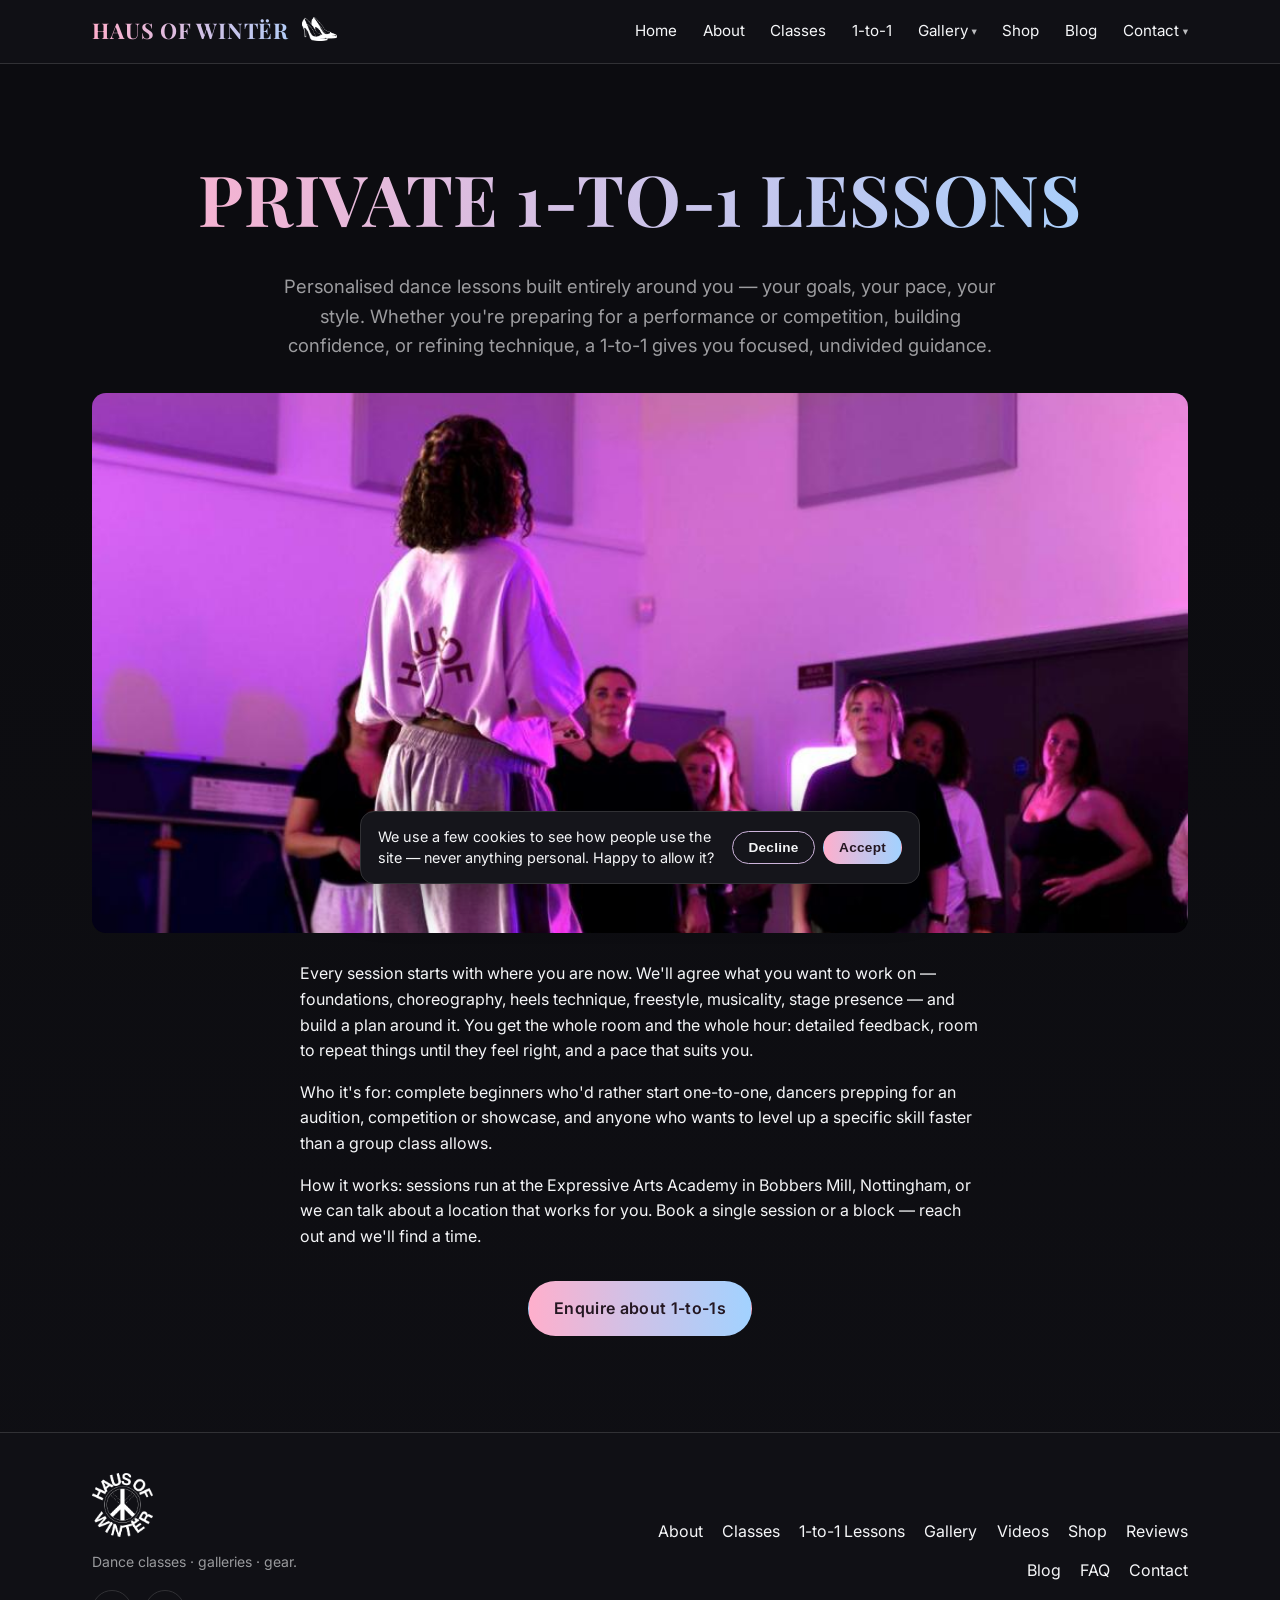
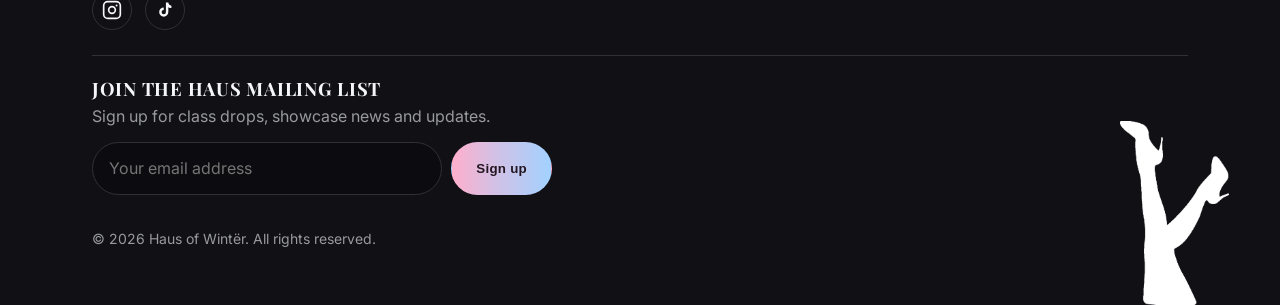
<file: lessons.html>
<!doctype html>
<html lang="en" data-page="lessons">
<head>
<meta charset="utf-8">
<meta name="viewport" content="width=device-width, initial-scale=1">
<title>1-to-1 Lessons — Haus of Wintër</title>
<meta name="description" content="Private 1-to-1 dance lessons in Nottingham, built around your goals — technique, choreography, heels, freestyle and performance prep.">
<meta name="robots" content="index,follow">
<meta name="theme-color" content="#0c0c10">
<link rel="canonical" href="https://hausofwinter.co/lessons.html">

<!-- Open Graph -->
<meta property="og:type" content="website">
<meta property="og:site_name" content="Haus of Wintër">
<meta property="og:title" content="Private 1-to-1 Lessons — Haus of Wintër">
<meta property="og:description" content="Personalised dance lessons built around your goals, your pace, your style.">
<meta property="og:url" content="https://hausofwinter.co/lessons.html">
<meta property="og:image" content="https://hausofwinter.co/assets/img/og-default.jpg">

<!-- Twitter -->
<meta name="twitter:card" content="summary_large_image">
<meta name="twitter:title" content="Private 1-to-1 Lessons — Haus of Wintër">
<meta name="twitter:description" content="Personalised dance lessons built around your goals, your pace, your style.">
<meta name="twitter:image" content="https://hausofwinter.co/assets/img/og-default.jpg">

<link rel="icon" href="/assets/img/favicon.png" type="image/png">
<link rel="apple-touch-icon" href="/assets/img/apple-touch-icon.png">
<link rel="manifest" href="/site.webmanifest">
<link rel="preconnect" href="https://res.cloudinary.com" crossorigin>
<link rel="preconnect" href="https://fonts.googleapis.com">
<link rel="preconnect" href="https://fonts.gstatic.com" crossorigin>
<link rel="stylesheet" href="https://fonts.googleapis.com/css2?family=Playfair+Display:wght@500;600;700;800;900&family=Inter:wght@400;500;600&display=swap">
<link rel="stylesheet" href="/assets/css/styles.css">


</head>
<body data-page="lessons">
<a class="skip-link" href="#main">Skip to content</a>
<header class="site-header">
  <div class="wrap header-inner">
    <a class="brand" href="/" data-logo aria-label="Haus of Wintër — home">
      <span class="brand-word">Haus of Wintër</span>
    </a>
    <button class="nav-toggle" data-nav-toggle aria-expanded="false" aria-label="Menu">
      <span></span><span></span><span></span>
    </button>
    <nav class="site-nav" data-nav aria-label="Primary">
      <a href="/">Home</a>
      <a href="/about.html">About</a>
      <a href="/classes.html">Classes</a>
      <a href="/lessons.html">1-to-1</a>
      <span class="nav-group">
        <a href="/gallery.html" class="nav-parent">Gallery <span class="caret">▾</span></a>
        <span class="nav-sub">
          <a href="/gallery.html">Photos</a>
          <a href="/videos.html">Videos</a>
        </span>
      </span>
      <a href="/shop.html">Shop</a>
      <a href="/blog">Blog</a>
      <span class="nav-group">
        <a href="/contact.html" class="nav-parent">Contact <span class="caret">▾</span></a>
        <span class="nav-sub">
          <a href="/contact.html">Get in touch</a>
          <a href="/reviews.html">Reviews</a>
          <a href="/faq.html">FAQ</a>
        </span>
      </span>
    </nav>
  </div>
</header>

<main id="main" class="section">
  <div class="wrap center">
    <h1 data-lessons-heading>Private 1-to-1 lessons</h1>
    <div class="lead" data-lessons-intro style="max-width:62ch;margin:.6rem auto 0"><p>Personalised dance lessons built entirely around you — your goals, your pace, your style.</p></div>
  </div>
  <div class="wrap" style="margin-top:2rem">
    <img class="home-showcase" data-lessons-photo loading="lazy" decoding="async" alt="A private 1-to-1 dance lesson at Haus of Wintër" src="/assets/img/about-teaching.jpg">
    <div class="prose" data-lessons-body style="margin:1.8rem auto 0"><p>Every session starts with where you are now, and builds a plan around what you want to work on.</p></div>
    <div class="center" style="margin-top:2rem">
      <a class="btn btn-primary" data-lessons-cta href="/contact.html">Enquire about 1-to-1s</a>
    </div>
  </div>
</main>

<footer class="site-footer">
  <div class="wrap footer-inner">
    <div class="footer-brand">
      <img src="/assets/img/logo.png" alt="Haus of Wintër" class="footer-logo">
      <p class="muted small" data-footer-tagline>Dance classes · galleries · gear.</p>
      <div class="footer-socials" data-footer-socials aria-label="Social media"></div>
    </div>
    <nav class="footer-nav" aria-label="Footer" data-footer-nav>
      <a href="/about.html">About</a>
      <a href="/classes.html">Classes</a>
      <a href="/gallery.html">Gallery</a>
      <a href="/videos.html">Videos</a>
      <a href="/shop.html">Shop</a>
      <a href="/reviews.html">Reviews</a>
      <a href="/blog">Blog</a>
      <a href="/faq.html">FAQ</a>
      <a href="/contact.html">Contact</a>
    </nav>
    <p class="footer-copy small muted">&copy; <span data-year>2026</span> <span data-footer-copyright>Haus of Wintër. All rights reserved.</span></p>
  </div>
</footer>

<button class="to-top" data-to-top aria-label="Back to top">↑</button>

<script src="/assets/js/config.js"></script>
<script src="/assets/js/content.js"></script>
<script src="/assets/js/site.js"></script>

</body>
</html>
</file>
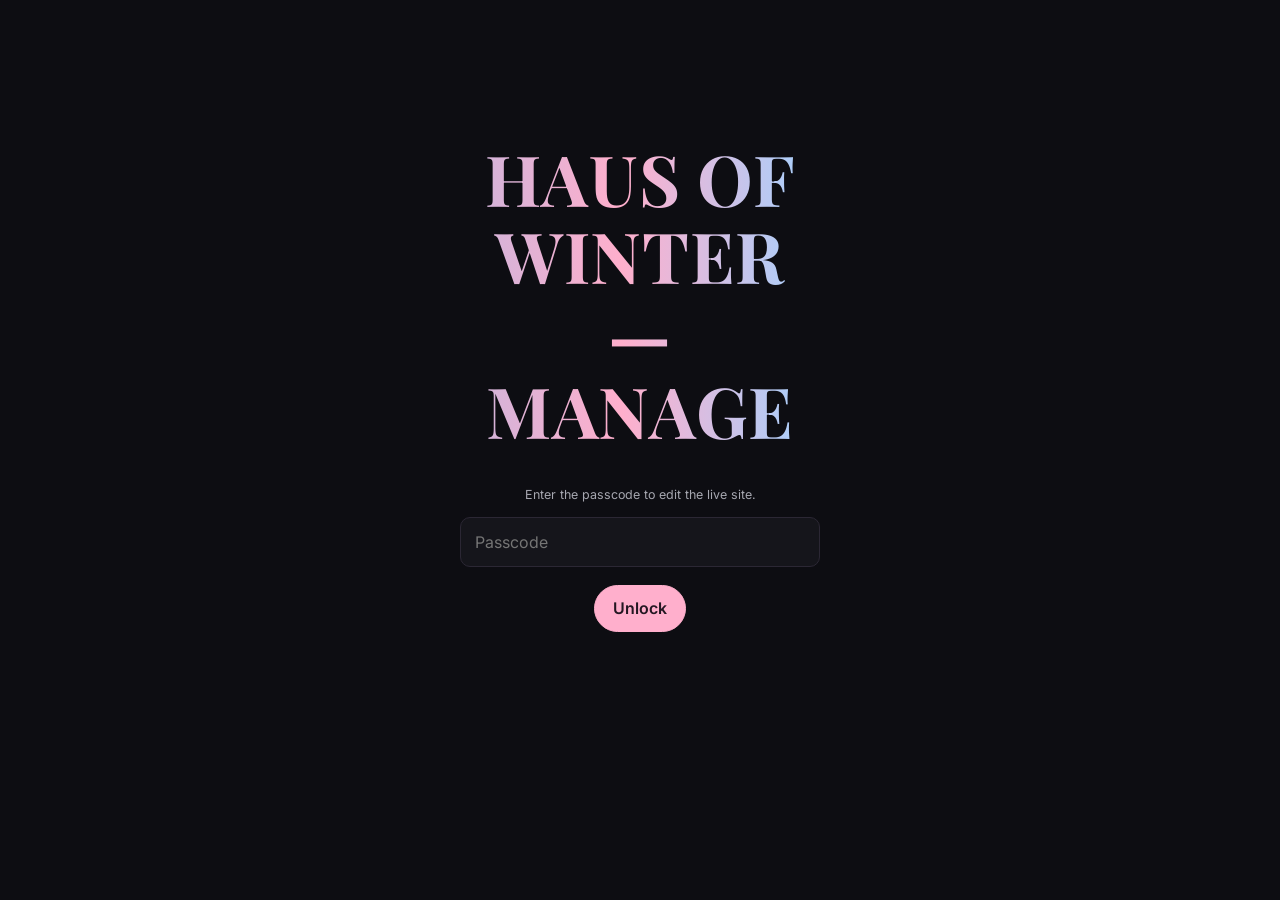
<file: manage.html>
<!doctype html>
<html lang="en" data-page="manage">
<head>
<meta charset="utf-8">
<meta name="viewport" content="width=device-width, initial-scale=1">
<title>Manage — Haus of Wintër</title>
<meta name="description" content="Site control panel.">
<meta name="robots" content="noindex,nofollow">
<meta name="theme-color" content="#0c0c10">
<link rel="canonical" href="https://hausofwinter.co/manage.html">

<!-- Open Graph -->
<meta property="og:type" content="website">
<meta property="og:site_name" content="Haus of Wintër">
<meta property="og:title" content="Manage — Haus of Wintër">
<meta property="og:description" content="Site control panel.">
<meta property="og:url" content="https://hausofwinter.co/manage.html">
<meta property="og:image" content="https://hausofwinter.co/assets/img/og-default.jpg">

<!-- Twitter -->
<meta name="twitter:card" content="summary_large_image">
<meta name="twitter:title" content="Manage — Haus of Wintër">
<meta name="twitter:description" content="Site control panel.">
<meta name="twitter:image" content="https://hausofwinter.co/assets/img/og-default.jpg">

<link rel="icon" href="/assets/img/favicon.png" type="image/png">
<link rel="apple-touch-icon" href="/assets/img/apple-touch-icon.png">
<link rel="manifest" href="/site.webmanifest">
<link rel="preconnect" href="https://res.cloudinary.com" crossorigin>
<link rel="preconnect" href="https://fonts.googleapis.com">
<link rel="preconnect" href="https://fonts.gstatic.com" crossorigin>
<link rel="stylesheet" href="https://fonts.googleapis.com/css2?family=Playfair+Display:wght@500;600;700;800;900&family=Inter:wght@400;500;600&display=swap">
<link rel="stylesheet" href="/assets/css/styles.css">



</head>
<body data-page="manage">


<style>
  /* Manage panel is a standalone app-like page. */
  body { background:#0d0d12; }
  .mg-wrap { max-width: 980px; margin: 0 auto; padding: clamp(1rem,4vw,2rem); }
  .mg-top { display:flex; align-items:center; justify-content:space-between; gap:1rem; padding-block:1rem; border-bottom:1px solid var(--line); position:sticky; top:0; background:#0d0d12; z-index:10; }
  .mg-top h1 { font-size:1.3rem; margin:0; }
  .mg-status { font-size:.85rem; color:var(--ink-dim); }
  .mg-status.ok { color:#6bd08a; } .mg-status.err { color:#e77; }
  .mg-tabs { display:flex; flex-wrap:wrap; gap:.4rem; margin:1.2rem 0; }
  .mg-tab { background:transparent; color:var(--ink-dim); border:1px solid var(--line); padding:.5rem 1rem; border-radius:999px; cursor:pointer; font:inherit; }
  .mg-tab.is-active { background:var(--brand); color:var(--brand-ink); border-color:var(--brand); }
  .mg-panel { display:none; } .mg-panel.is-active { display:block; }
  .mg-field { display:grid; gap:.35rem; margin-bottom:1.1rem; }
  .mg-field > label, .mg-label { font-size:.85rem; color:var(--ink-dim); }
  .mg-field input, .mg-field textarea, .mg-field select {
    width:100%; padding:.7rem .9rem; background:var(--bg-elev); color:var(--ink);
    border:1px solid var(--line); border-radius:10px; font:inherit; }
  .mg-field textarea { min-height:110px; resize:vertical; }
  .mg-hint { font-size:.78rem; color:var(--ink-dim); }
  .mg-row { display:flex; gap:.6rem; flex-wrap:wrap; align-items:center; }
  .mg-btn { padding:.6rem 1.1rem; border-radius:999px; border:1px solid var(--line); background:var(--bg-elev); color:var(--ink); cursor:pointer; font:inherit; }
  .mg-btn.primary { background:var(--brand); color:var(--brand-ink); border-color:var(--brand); font-weight:600; }
  .mg-btn.small { padding:.35rem .7rem; font-size:.8rem; }
  .mg-list-item { border:1px solid var(--line); border-radius:12px; padding:1rem; margin-bottom:.8rem; background:var(--bg-elev); }
  .mg-gate { max-width:360px; margin:12vh auto; text-align:center; }
  .mg-photos { display:grid; gap:.7rem; grid-template-columns:repeat(auto-fill,minmax(150px,1fr)); }
  .mg-photo { border:1px solid var(--line); border-radius:10px; overflow:hidden; background:var(--bg-elev); }
  .mg-photo img { width:100%; aspect-ratio:1/1; object-fit:cover; pointer-events:none; user-select:none; -webkit-user-drag:none; }
  .mg-photo.hidden { opacity:.4; }
  .mg-photo .mg-photo-ctl { display:flex; gap:.3rem; padding:.4rem; flex-wrap:wrap; }
  .mg-photo[draggable=true] { cursor:grab; }
  .mg-photo.dragging { outline:2px dashed var(--brand); }
  .mg-reorder-head { display:flex; gap:.6rem; align-items:center; flex-wrap:wrap; margin-bottom:.1rem; }
  .mg-photo .mg-cap { width:100%; border:0; border-top:1px solid var(--line); background:transparent; color:var(--ink); font:inherit; font-size:.76rem; padding:.4rem .5rem; }
  .mg-photo .mg-cap:focus { outline:2px solid var(--brand); outline-offset:-2px; }
  .mg-photo .mg-move { padding:.2rem .5rem !important; font-size:.82rem; line-height:1; }
  .mg-savebar { position:sticky; bottom:0; background:#0d0d12; border-top:1px solid var(--line); padding:1rem 0; margin-top:2rem; display:flex; gap:1rem; align-items:center; }
  .mg-swatches { display:flex; flex-wrap:wrap; gap:1.2rem; }
  .mg-swatch { display:grid; gap:.35rem; }
  .mg-swatch input[type=color] { width:64px; height:40px; padding:2px; cursor:pointer; }
  .mg-richbar { display:flex; flex-wrap:wrap; gap:.3rem; margin-bottom:.4rem; align-items:center; }
  .mg-richbar .mg-btn.small { padding:.28rem .6rem; }
  .mg-richbar select.mg-btn { padding:.28rem .5rem; }
  .mg-richprev { border:1px dashed var(--line); border-radius:10px; padding:.6rem .85rem; margin:.45rem 0 0; background:var(--bg-elev); }
  .mg-richprev p { margin:0 0 .5rem; } .mg-richprev p:last-child { margin-bottom:0; }
</style>

<div class="mg-wrap">
  <!-- Passcode gate -->
  <div class="mg-gate" data-gate hidden>
    <h1>Haus of Winter — Manage</h1>
    <p class="mg-hint">Enter the passcode to edit the live site.</p>
    <div class="mg-field"><input type="password" data-gate-input placeholder="Passcode" autocomplete="off"></div>
    <button class="mg-btn primary" data-gate-go>Unlock</button>
    <p class="mg-status err" data-gate-err></p>
  </div>

  <!-- App (revealed after unlock) -->
  <div data-app hidden>
    <div class="mg-top">
      <h1>Manage · Haus of Winter</h1>
      <span class="mg-status" data-status>Loading…</span>
    </div>

    <div class="mg-tabs" data-tabs>
      <button class="mg-tab is-active" data-tab="home">Home</button>
      <button class="mg-tab" data-tab="about">About</button>
      <button class="mg-tab" data-tab="classes">Classes</button>
      <button class="mg-tab" data-tab="lessons">1-to-1</button>
      <button class="mg-tab" data-tab="shop">Shop</button>
      <button class="mg-tab" data-tab="reviews">Reviews</button>
      <button class="mg-tab" data-tab="blog">Blog</button>
      <button class="mg-tab" data-tab="gallery">Gallery</button>
      <button class="mg-tab" data-tab="contact">Contact</button>
      <button class="mg-tab" data-tab="faq">FAQ</button>
      <button class="mg-tab" data-tab="footer">Footer</button>
      <button class="mg-tab" data-tab="appearance">Appearance</button>
      <button class="mg-tab" data-tab="pages">Pages</button>
      <button class="mg-tab" data-tab="reorder">Reorder galleries</button>
      <button class="mg-tab" data-tab="upload">Upload photos</button>
    </div>

    <!-- HOME -->
    <section class="mg-panel is-active" data-panel="home">
      <div class="mg-field"><label>Title (big heading)</label><input data-bind="home.headline"></div>
      <div class="mg-field"><label>Description (under the title)</label><input data-bind="home.subhead"></div>
      <div class="mg-field"><label>Welcome paragraph</label><textarea data-bind="home.intro" data-rich></textarea></div>
      <div class="mg-field"><label>Primary button label</label><input data-bind="home.primaryCtaLabel"></div>
      <div class="mg-field"><label>Secondary button label</label><input data-bind="home.secondaryCtaLabel"></div>
      <div class="mg-field"><label>Logo size (0.6–1.6)</label><input type="number" step="0.05" min="0.6" max="1.6" data-bind="home.logoScale"></div>
      <div class="mg-row">
        <div class="mg-field" style="flex:1;min-width:150px"><label>Title size (0.5–2.5)</label><input type="number" step="0.05" min="0.5" max="2.5" data-bind="home.headlineScale"></div>
        <div class="mg-field" style="flex:1;min-width:150px"><label>Description size (0.6–2)</label><input type="number" step="0.05" min="0.6" max="2" data-bind="home.subheadScale"></div>
      </div>
      <label class="mg-label">Title &amp; text position on the banner</label>
      <div class="mg-row" style="margin:.3rem 0 1rem">
        <div class="mg-field" style="flex:1;min-width:150px"><label>Up / down</label>
          <select data-bind="home.heroVAlign"><option value="top">Top</option><option value="center">Middle</option><option value="bottom">Bottom</option></select></div>
        <div class="mg-field" style="flex:1;min-width:150px"><label>Left / right</label>
          <select data-bind="home.heroHAlign"><option value="left">Left</option><option value="center">Centre</option><option value="right">Right</option></select></div>
      </div>
      <div class="mg-field"><label>Banner type</label>
        <select data-bind="home.heroMode"><option value="image">Image</option><option value="video">Video</option></select></div>
      <div class="mg-field"><label>Banner image</label>
        <div class="mg-row">
          <input data-bind="home.heroImage" placeholder="Upload below, or paste a Cloudinary ID / URL" style="flex:1">
          <label class="mg-btn small" style="cursor:pointer;white-space:nowrap;display:inline-flex;align-items:center">Upload image<input type="file" accept="image/*" data-upload-target="home.heroImage" hidden></label>
        </div>
        <span class="mg-hint" data-upload-status="home.heroImage">Uploads straight to Cloudinary, then click Save changes.</span></div>
      <div class="mg-field"><label>Banner video (mp4)</label>
        <input data-bind="home.heroVideo" placeholder="Cloudinary public_id or full URL"></div>
      <div class="mg-field"><label>Banner image opacity (0.2 = dark · 1 = full)</label>
        <input type="number" min="0.2" max="1" step="0.05" data-bind="home.heroOpacity">
        <span class="mg-hint">How visible the banner photo/video is behind the title. Lower = darker.</span></div>
      <label class="mg-label" style="margin-top:1.2rem">Feature cards (the boxes lower down the home page)</label>
      <div data-cards-editor></div>
      <button class="mg-btn small" data-add-card>+ Add card</button>
      <p class="mg-hint" style="margin:.4rem 0 0">Each card has a title, a short description and where it links to. Add or remove as many as you like.</p>
    </section>

    <!-- ABOUT -->
    <section class="mg-panel" data-panel="about">
      <div class="mg-field"><label>Heading</label><input data-bind="about.heading"></div>
      <label class="mg-label">Photos (shown in a row at the top)</label>
      <div data-about-photos-editor></div>
      <button class="mg-btn small" data-add-about-photo>+ Add photo</button>
      <p class="mg-hint" style="margin:.4rem 0 1.4rem">Upload or change each image and its caption. Add as many as you like.</p>
      <div class="mg-field"><label>Body (blank line = new paragraph)</label><textarea data-bind="about.body" rows="10" data-rich></textarea></div>
    </section>

    <!-- LESSONS (1-to-1) -->
    <section class="mg-panel" data-panel="lessons">
      <p class="mg-hint" style="margin-bottom:1rem">The Private 1-to-1 lessons page. To hide it from the site, use the <strong>Pages</strong> tab.</p>
      <div class="mg-field"><label>Heading</label><input data-bind="lessons.heading"></div>
      <div class="mg-field"><label>Intro (one or two lines under the heading)</label><textarea data-bind="lessons.intro" rows="3" data-rich></textarea></div>
      <div class="mg-field"><label>Photo</label>
        <div class="mg-row">
          <input data-bind="lessons.photo" placeholder="Upload below, or paste a Cloudinary ID / URL" style="flex:1">
          <label class="mg-btn small" style="cursor:pointer;white-space:nowrap;display:inline-flex;align-items:center">Upload image<input type="file" accept="image/*" data-upload-target="lessons.photo" hidden></label>
        </div>
        <span class="mg-hint" data-upload-status="lessons.photo">Uploads straight to Cloudinary, then click Save changes.</span></div>
      <div class="mg-field"><label>Body (blank line = new paragraph)</label><textarea data-bind="lessons.body" rows="9" data-rich></textarea></div>
      <div class="mg-row">
        <div class="mg-field" style="flex:2;min-width:160px"><label>Button label</label><input data-bind="lessons.ctaLabel" placeholder="Enquire about 1-to-1s"></div>
        <div class="mg-field" style="flex:2;min-width:160px"><label>Button links to</label><input data-bind="lessons.ctaUrl" placeholder="/contact.html"></div>
      </div>
    </section>

    <!-- CLASSES -->
    <section class="mg-panel" data-panel="classes">
      <div class="mg-field"><label>Heading</label><input data-bind="classes.heading"></div>
      <div class="mg-field"><label>Schedule intro</label><textarea data-bind="classes.intro" data-rich></textarea></div>
      <div class="mg-field"><label>Class descriptions</label><textarea data-bind="classes.descriptions" rows="8" data-rich></textarea></div>

      <div class="mg-field"><label>Bookwhen calendar feed URL (auto-syncs the month calendar)</label>
        <input data-bind="classes.feedUrl" placeholder="https://feeds.bookwhen.com/ical/…/public.ics">
        <span class="mg-hint">In Bookwhen: <strong>Settings → Schedule pages → Calendar feeds</strong> → copy the <strong>Public</strong> feed link and paste it here. The month calendar then shows your real events and updates whenever you change Bookwhen — future weeks only appear once you've scheduled them. Leave blank to use the fixed weekly pattern below instead.</span></div>

      <label class="mg-label">Weekly classes (fallback — used only when no feed URL above)</label>
      <div data-weekly-editor></div>
      <button class="mg-btn small" data-add-weekly>+ Add class day</button>
      <p class="mg-hint" style="margin:.4rem 0 1.4rem">These highlight recurring days when no Bookwhen feed is set. Booking always comes from the widget below.</p>

      <div class="mg-field"><label>Booking embed code (iframe)</label>
        <textarea data-bind="classes.bookingEmbed" rows="6"></textarea>
        <span class="mg-hint">Paste your Bookwhen / Calendly / TeamUp iframe embed here.</span></div>
    </section>

    <!-- SHOP -->
    <section class="mg-panel" data-panel="shop">
      <div class="mg-field"><label>Heading</label><input data-bind="shop.heading"></div>
      <div class="mg-field"><label>Shop intro</label><textarea data-bind="shop.intro" data-rich></textarea></div>
      <div class="mg-field"><label>Store embed code</label>
        <textarea data-bind="shop.storeEmbed" rows="8"></textarea>
        <span class="mg-hint">Paste your Ecwid / Square store embed (incl. its &lt;script&gt;) here.</span></div>
    </section>

    <!-- REVIEWS (dynamic list) -->
    <section class="mg-panel" data-panel="reviews">
      <div class="mg-field"><label>Section heading</label><input data-bind="reviews.heading"></div>
      <div data-reviews-editor></div>
      <button class="mg-btn small" data-add-review>+ Add review</button>
    </section>

    <!-- BLOG (posts) -->
    <section class="mg-panel" data-panel="blog">
      <div class="mg-field"><label>Section heading</label><input data-bind="blog.heading"></div>
      <div class="mg-field"><label>Intro</label><input data-bind="blog.intro"></div>
      <div data-blog-editor></div>
      <button class="mg-btn small" data-add-post>+ Add post</button>
    </section>

    <!-- GALLERY (rename/hide categories) -->
    <section class="mg-panel" data-panel="gallery">
      <p class="mg-hint">Rename, reorder or hide gallery categories. The slug is the Cloudinary tag suffix —
        it combines with the gallery tag prefix from your config (e.g. slug <code>classes</code>).</p>
      <div data-categories-editor></div>
      <button class="mg-btn small" data-add-category>+ Add category</button>

      <div style="margin-top:1.6rem">
        <label class="mg-label">Featured videos</label>
        <p class="mg-hint" style="margin:.3rem 0 .8rem">These appear on the dedicated <strong>Videos</strong> page (separate from photos). Give each one a title. YouTube/Vimeo play inline; Instagram/TikTok links open in a new tab; Cloudinary video IDs (or direct .mp4 URLs) play inline.</p>
        <div data-videos-editor></div>
        <button class="mg-btn small" data-add-video>+ Add video</button>
      </div>
    </section>

    <!-- CONTACT -->
    <section class="mg-panel" data-panel="contact">
      <div class="mg-field"><label>Heading</label><input data-bind="contact.heading"></div>
      <div class="mg-field"><label>Intro</label><textarea data-bind="contact.intro" data-rich></textarea></div>
      <div class="mg-field"><label>Email (form + display)</label><input data-bind="contact.email"></div>
      <div class="mg-field"><label>Phone</label><input data-bind="contact.phone"></div>
      <div class="mg-field"><label>WhatsApp number</label><input data-bind="contact.whatsapp" placeholder="+44…"></div>
      <div class="mg-field"><label>Address (shown on Contact + FAQ map)</label><input data-bind="contact.address"></div>
      <div class="mg-field"><label>Map pin (lat,long — most accurate — or leave as address)</label>
        <input data-bind="contact.mapQuery" placeholder="52.966615,-1.180463">
        <span class="mg-hint">Coordinates drop an exact pin. Find them: right-click your spot in Google Maps → the numbers at the top.</span></div>
      <div class="mg-field"><label>Instagram URL</label><input data-bind="contact.socials.instagram"></div>
      <div class="mg-field"><label>TikTok URL</label><input data-bind="contact.socials.tiktok"></div>
      <div class="mg-field"><label>Facebook URL</label><input data-bind="contact.socials.facebook"></div>
      <div class="mg-field"><label>YouTube URL</label><input data-bind="contact.socials.youtube"></div>
    </section>

    <!-- FAQ -->
    <section class="mg-panel" data-panel="faq">
      <div class="mg-field"><label>Heading</label><input data-bind="faq.heading"></div>
      <label class="mg-label" style="margin-top:1rem">Questions &amp; answers</label>
      <div data-faq-editor></div>
      <button class="mg-btn small" data-add-faq>+ Add question</button>
      <p class="mg-hint" style="margin:.4rem 0 0">Edit any question or answer, reorder isn't needed — they show in this order. Add or remove as many as you like. (The FAQ page also shows your address + map, pulled from the Contact tab.)</p>
    </section>

    <!-- FOOTER -->
    <section class="mg-panel" data-panel="footer">
      <div class="mg-field"><label>Footer tagline (the small line under the logo)</label>
        <input data-bind="footer.tagline"></div>
      <div class="mg-field"><label>Copyright line (after the © year)</label>
        <input data-bind="footer.copyright"></div>
      <label class="mg-label" style="margin-top:1.2rem">Footer buttons</label>
      <div data-footer-editor></div>
      <button class="mg-btn small" data-add-flink>+ Add button</button>
      <p class="mg-hint" style="margin:.4rem 0 0">Rename a button, change where it links, or add and remove buttons. These show across every page's footer.</p>

      <label class="mg-label" style="margin-top:1.6rem">Newsletter signup</label>
      <div class="mg-field">
        <label class="mg-row" style="gap:.5rem;align-items:center"><input type="checkbox" data-bind="footer.newsletter.enabled"> Show a newsletter signup in the footer</label>
      </div>
      <div class="mg-field"><label>Heading</label><input data-bind="footer.newsletter.heading" placeholder="Join the Haus mailing list"></div>
      <div class="mg-field"><label>Short text</label><input data-bind="footer.newsletter.text" placeholder="Sign up for class drops, showcase news and updates."></div>
      <div class="mg-field"><label>Button label</label><input data-bind="footer.newsletter.buttonLabel" placeholder="Sign up"></div>
      <p class="mg-hint" style="margin:0 0 1rem">By default each signup is emailed to your Contact email, so you can add them to your list. Prefer Mailchimp/another service? Paste its signup embed below and it replaces the built-in form.</p>
      <div class="mg-field"><label>Mailchimp / other embed (optional)</label><textarea data-bind="footer.newsletter.embed" rows="4" placeholder="Leave blank to use the built-in form."></textarea></div>

      <label class="mg-label" style="margin-top:1rem">Save signups to a Google Sheet (optional)</label>
      <p class="mg-hint" style="margin:.3rem 0 .7rem">Every signup can also be saved to a Google Sheet so you can export the list and email people later. Make a Google Form with one “Email” question (its responses go to a Sheet), then paste the two values below. Ask me and I’ll walk you through it or set it up for you.</p>
      <div class="mg-field"><label>Google Form response URL</label><input data-bind="footer.newsletter.googleFormAction" placeholder="https://docs.google.com/forms/d/e/…/formResponse"></div>
      <div class="mg-field"><label>Email field ID</label><input data-bind="footer.newsletter.googleFormField" placeholder="entry.123456789"></div>
    </section>

    <!-- APPEARANCE: theme, colours, fonts -->
    <section class="mg-panel" data-panel="appearance">
      <div class="mg-field"><label>Quick theme</label>
        <div class="mg-row">
          <button type="button" class="mg-btn small" data-theme-preset="light">☀ Light (bright)</button>
          <button type="button" class="mg-btn small" data-theme-preset="dark">🌙 Dark</button>
        </div>
        <span class="mg-hint">Pick a starting point, then fine-tune the colours and fonts below. Changes go live after you click <strong>Save changes</strong>.</span>
      </div>

      <label class="mg-label" style="margin-top:1rem">Area colours — each one changes only that area</label>
      <div class="mg-swatches" style="margin:.5rem 0 1.2rem">
        <label class="mg-swatch">Top bar (header)<input type="color" data-theme="headerBg"></label>
        <label class="mg-swatch">Footer<input type="color" data-theme="footerBg"></label>
        <label class="mg-swatch">Page background<input type="color" data-theme="bg"></label>
        <label class="mg-swatch">Section bands<input type="color" data-theme="sectionBg"></label>
        <label class="mg-swatch">Cards &amp; boxes<input type="color" data-theme="cardBg"></label>
      </div>
      <p class="mg-hint" style="margin:-.6rem 0 1.2rem">Tip: to make the top bar match the footer, give them the same colour. Text colours inside the top bar and footer adjust automatically so they stay readable.</p>

      <label class="mg-label">Text &amp; accents</label>
      <div class="mg-swatches" style="margin:.5rem 0 1.2rem">
        <label class="mg-swatch">Body text<input type="color" data-theme="ink"></label>
        <label class="mg-swatch">Accent 1 (buttons)<input type="color" data-theme="brand"></label>
        <label class="mg-swatch">Accent 2 (links)<input type="color" data-theme="brand2"></label>
      </div>

      <div class="mg-field">
        <label class="mg-row" style="gap:.5rem;align-items:center"><input type="checkbox" data-theme-heading-solid> Use one solid colour for headings <span class="mg-hint">(otherwise headings use a gradient of the two accent colours)</span></label>
      </div>
      <div class="mg-swatches" data-heading-color-wrap style="margin:0 0 1.2rem">
        <label class="mg-swatch">Heading colour<input type="color" data-theme="headingColor"></label>
      </div>

      <label class="mg-label">Fonts</label>
      <div class="mg-row" style="gap:1.2rem;margin-top:.5rem">
        <div class="mg-field" style="flex:1;min-width:190px"><label>Heading font</label><select data-theme="fontHead"></select></div>
        <div class="mg-field" style="flex:1;min-width:190px"><label>Body font</label><select data-theme="fontBody"></select></div>
      </div>
      <p class="mg-hint" style="margin:.2rem 0 0">Keep body text and the page background high-contrast (dark on light, or light on dark) so it stays easy to read. To colour or restyle just a few words, use the styling toolbar above the text boxes on the Home, About, Classes, Shop, Contact, Blog and FAQ tabs.</p>
    </section>

    <!-- PAGES: hide / show -->
    <section class="mg-panel" data-panel="pages">
      <p class="mg-hint" style="margin-bottom:1rem">Tick a page to <strong>hide it</strong> while you work on it. Hidden pages disappear from the top menu and the footer, and anyone who opens the link directly is sent to the home page. You can still preview a hidden page yourself by adding <code>?preview=1</code> to its web address (e.g. <code>/shop.html?preview=1</code>). Remember to click <strong>Save changes</strong>.</p>
      <div data-pages-editor></div>
    </section>

    <!-- REORDER GALLERIES -->
    <section class="mg-panel" data-panel="reorder">
      <div class="mg-field"><label>Category to arrange</label><select data-reorder-cat></select></div>
      <p class="mg-hint">Every photo in the category shows here — the built-in starter photos and the ones you’ve
        uploaded. Drag photos to reorder, set a focal position, or <strong>Delete</strong> one to remove it from the
        site (click <strong>Restore</strong> to bring it back — nothing is lost). Changes save with the button below.</p>
      <div class="mg-photos" data-reorder-grid></div>
    </section>

    <!-- UPLOAD PHOTOS -->
    <section class="mg-panel" data-panel="upload">
      <div class="mg-field"><label>Upload to category</label><select data-upload-cat></select></div>
      <div class="mg-field"><label>Choose image(s)</label><input type="file" accept="image/*" multiple data-upload-input></div>
      <button class="mg-btn primary" data-upload-go>Upload</button>
      <p class="mg-hint">Uploads go straight to Cloudinary (unsigned) tagged for that category, and appear in the gallery on next load.
        Category <code>banner</code> is handy for hero images.</p>
      <div class="mg-photos" data-upload-preview></div>
    </section>

    <div class="mg-savebar">
      <button class="mg-btn primary" data-save>Save changes</button>
      <span class="mg-status" data-save-status></span>
      <span class="mg-hint" style="margin-left:auto">Live site updates within ~1 min.</span>
    </div>
  </div>
</div>

<script src="/assets/js/config.js"></script>
<script src="/assets/js/content.js"></script>
<script src="/assets/js/manage.js"></script>


</body>
</html>
</file>
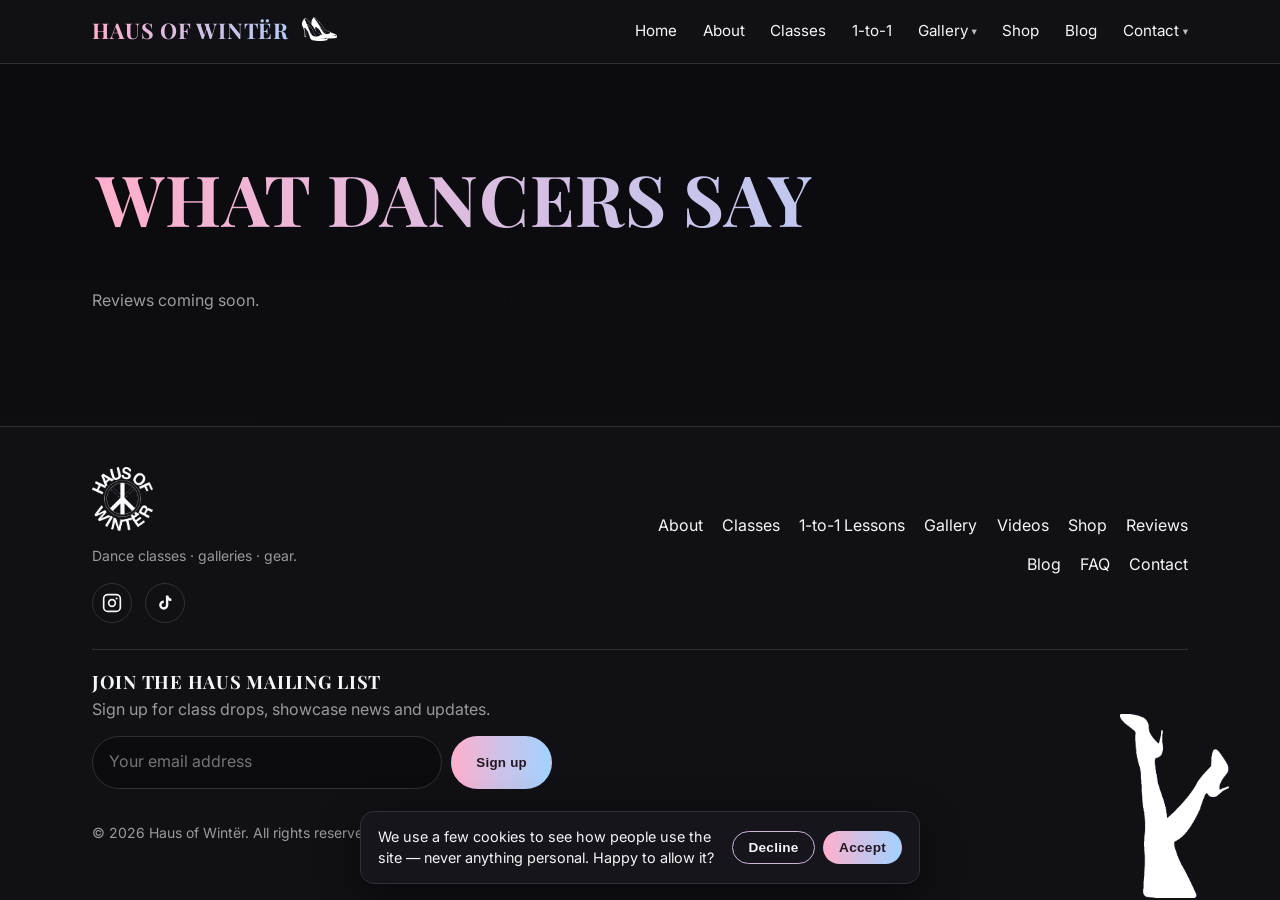
<file: reviews.html>
<!doctype html>
<html lang="en" data-page="reviews">
<head>
<meta charset="utf-8">
<meta name="viewport" content="width=device-width, initial-scale=1">
<title>Reviews — Haus of Wintër</title>
<meta name="description" content="What dancers say about classes at Haus of Winter.">
<meta name="robots" content="index,follow">
<meta name="theme-color" content="#0c0c10">
<link rel="canonical" href="https://hausofwinter.co/reviews.html">

<!-- Open Graph -->
<meta property="og:type" content="website">
<meta property="og:site_name" content="Haus of Wintër">
<meta property="og:title" content="Reviews — Haus of Wintër">
<meta property="og:description" content="What dancers say about classes at Haus of Winter.">
<meta property="og:url" content="https://hausofwinter.co/reviews.html">
<meta property="og:image" content="https://hausofwinter.co/assets/img/og-default.jpg">

<!-- Twitter -->
<meta name="twitter:card" content="summary_large_image">
<meta name="twitter:title" content="Reviews — Haus of Wintër">
<meta name="twitter:description" content="What dancers say about classes at Haus of Winter.">
<meta name="twitter:image" content="https://hausofwinter.co/assets/img/og-default.jpg">

<link rel="icon" href="/assets/img/favicon.png" type="image/png">
<link rel="apple-touch-icon" href="/assets/img/apple-touch-icon.png">
<link rel="manifest" href="/site.webmanifest">
<link rel="preconnect" href="https://res.cloudinary.com" crossorigin>
<link rel="preconnect" href="https://fonts.googleapis.com">
<link rel="preconnect" href="https://fonts.gstatic.com" crossorigin>
<link rel="stylesheet" href="https://fonts.googleapis.com/css2?family=Playfair+Display:wght@500;600;700;800;900&family=Inter:wght@400;500;600&display=swap">
<link rel="stylesheet" href="/assets/css/styles.css">
<script type="application/ld+json">{"@context":"https://schema.org","@type":"DanceSchool","name":"Haus of Wintër","url":"https://hausofwinter.co/","image":"https://hausofwinter.co/assets/img/og-default.jpg","description":"A vibrant community-based dance school in Nottingham dedicated to inclusivity and creativity, offering street dance styles from Hip Hop and House to Heels and Trainers choreography.","email":"hausofwinter@hotmail.com","telephone":"07341944068","priceRange":"££","address":{"@type":"PostalAddress","streetAddress":"Expressive Arts Academy, Bobbers Mill","addressLocality":"Nottingham","postalCode":"NG8 5AH","addressCountry":"GB"},"sameAs":["https://www.instagram.com/hausofwinterr","https://www.tiktok.com/@hausofwinter"]}</script>


</head>
<body data-page="reviews">
<a class="skip-link" href="#main">Skip to content</a>
<header class="site-header">
  <div class="wrap header-inner">
    <a class="brand" href="/" data-logo aria-label="Haus of Wintër — home">
      <span class="brand-word">Haus of Wintër</span>
    </a>
    <button class="nav-toggle" data-nav-toggle aria-expanded="false" aria-label="Menu">
      <span></span><span></span><span></span>
    </button>
    <nav class="site-nav" data-nav aria-label="Primary">
      <a href="/">Home</a>
      <a href="/about.html">About</a>
      <a href="/classes.html">Classes</a>
      <a href="/lessons.html">1-to-1</a>
      <span class="nav-group">
        <a href="/gallery.html" class="nav-parent">Gallery <span class="caret">▾</span></a>
        <span class="nav-sub">
          <a href="/gallery.html">Photos</a>
          <a href="/videos.html">Videos</a>
        </span>
      </span>
      <a href="/shop.html">Shop</a>
      <a href="/blog">Blog</a>
      <span class="nav-group">
        <a href="/contact.html" class="nav-parent">Contact <span class="caret">▾</span></a>
        <span class="nav-sub">
          <a href="/contact.html">Get in touch</a>
          <a href="/reviews.html">Reviews</a>
          <a href="/faq.html">FAQ</a>
        </span>
      </span>
    </nav>
  </div>
</header>

<main id="main" class="section">
  <div class="wrap">
    <h1 data-reviews-heading>What dancers say</h1>
    <div class="reviews-grid" data-reviews-list></div>
  </div>
</main>

<footer class="site-footer">
  <div class="wrap footer-inner">
    <div class="footer-brand">
      <img src="/assets/img/logo.png" alt="Haus of Wintër" class="footer-logo">
      <p class="muted small" data-footer-tagline>Dance classes · galleries · gear.</p>
      <div class="footer-socials" data-footer-socials aria-label="Social media"></div>
    </div>
    <nav class="footer-nav" aria-label="Footer" data-footer-nav>
      <a href="/about.html">About</a>
      <a href="/classes.html">Classes</a>
      <a href="/gallery.html">Gallery</a>
      <a href="/videos.html">Videos</a>
      <a href="/shop.html">Shop</a>
      <a href="/reviews.html">Reviews</a>
      <a href="/blog">Blog</a>
      <a href="/faq.html">FAQ</a>
      <a href="/contact.html">Contact</a>
    </nav>
    <p class="footer-copy small muted">&copy; <span data-year>2026</span> <span data-footer-copyright>Haus of Wintër. All rights reserved.</span></p>
  </div>
</footer>

<button class="to-top" data-to-top aria-label="Back to top">↑</button>

<script src="/assets/js/config.js"></script>
<script src="/assets/js/content.js"></script>
<script src="/assets/js/site.js"></script>

</body>
</html>
</file>
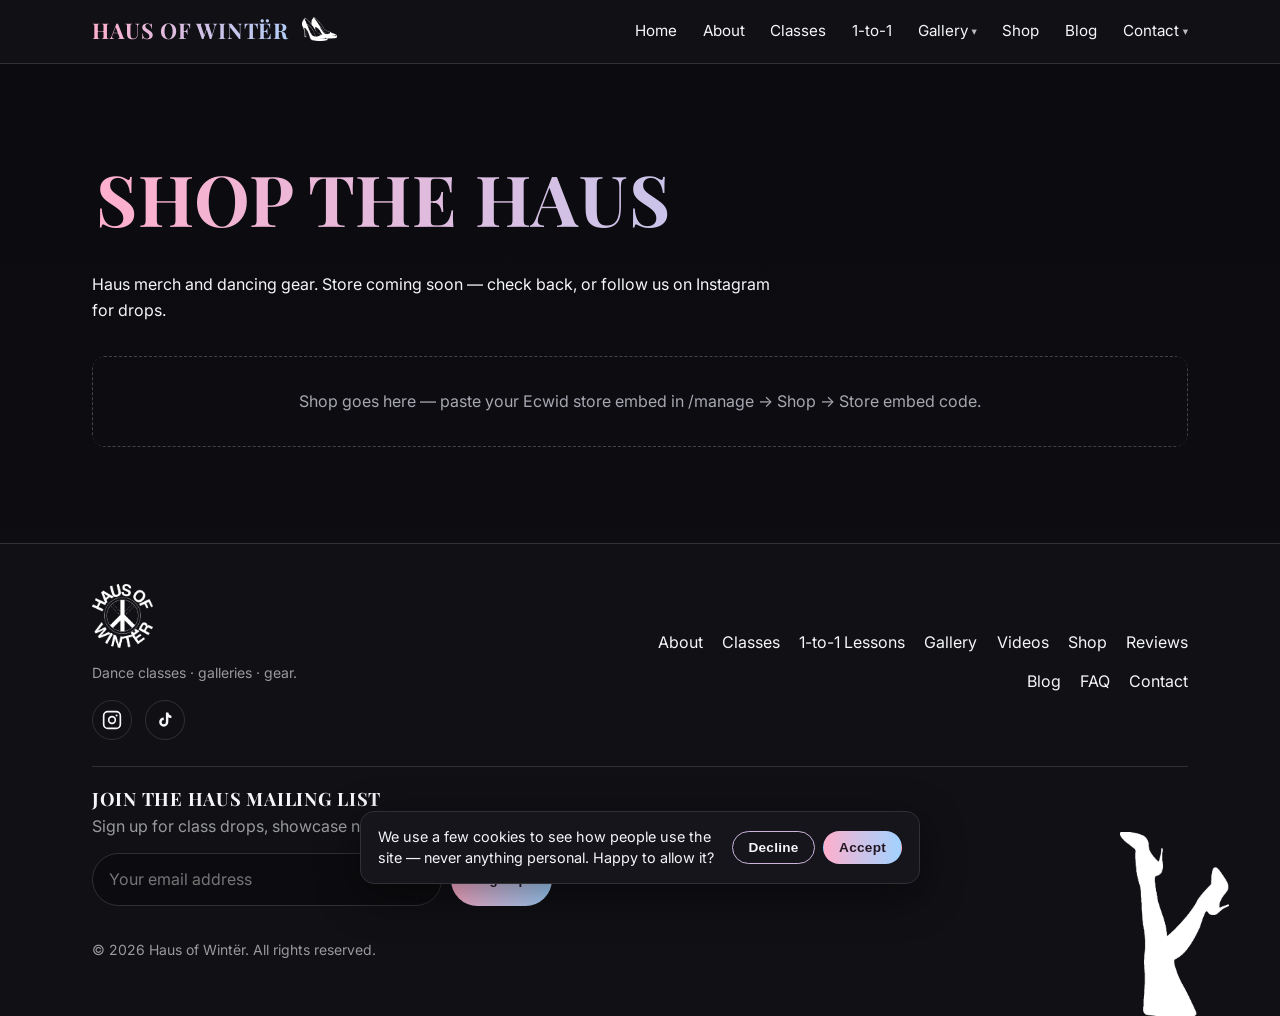
<file: shop.html>
<!doctype html>
<html lang="en" data-page="shop">
<head>
<meta charset="utf-8">
<meta name="viewport" content="width=device-width, initial-scale=1">
<title>Shop dancing gear — Haus of Wintër</title>
<meta name="description" content="Dancewear and gear from the Haus of Winter store.">
<meta name="robots" content="index,follow">
<meta name="theme-color" content="#0c0c10">
<link rel="canonical" href="https://hausofwinter.co/shop.html">

<!-- Open Graph -->
<meta property="og:type" content="website">
<meta property="og:site_name" content="Haus of Wintër">
<meta property="og:title" content="Shop dancing gear — Haus of Wintër">
<meta property="og:description" content="Dancewear and gear from the Haus of Winter store.">
<meta property="og:url" content="https://hausofwinter.co/shop.html">
<meta property="og:image" content="https://hausofwinter.co/assets/img/og-default.jpg">

<!-- Twitter -->
<meta name="twitter:card" content="summary_large_image">
<meta name="twitter:title" content="Shop dancing gear — Haus of Wintër">
<meta name="twitter:description" content="Dancewear and gear from the Haus of Winter store.">
<meta name="twitter:image" content="https://hausofwinter.co/assets/img/og-default.jpg">

<link rel="icon" href="/assets/img/favicon.png" type="image/png">
<link rel="apple-touch-icon" href="/assets/img/apple-touch-icon.png">
<link rel="manifest" href="/site.webmanifest">
<link rel="preconnect" href="https://res.cloudinary.com" crossorigin>
<link rel="preconnect" href="https://fonts.googleapis.com">
<link rel="preconnect" href="https://fonts.gstatic.com" crossorigin>
<link rel="stylesheet" href="https://fonts.googleapis.com/css2?family=Playfair+Display:wght@500;600;700;800;900&family=Inter:wght@400;500;600&display=swap">
<link rel="stylesheet" href="/assets/css/styles.css">
<script type="application/ld+json">{"@context":"https://schema.org","@type":"DanceSchool","name":"Haus of Wintër","url":"https://hausofwinter.co/","image":"https://hausofwinter.co/assets/img/og-default.jpg","description":"A vibrant community-based dance school in Nottingham dedicated to inclusivity and creativity, offering street dance styles from Hip Hop and House to Heels and Trainers choreography.","email":"hausofwinter@hotmail.com","telephone":"07341944068","priceRange":"££","address":{"@type":"PostalAddress","streetAddress":"Expressive Arts Academy, Bobbers Mill","addressLocality":"Nottingham","postalCode":"NG8 5AH","addressCountry":"GB"},"sameAs":["https://www.instagram.com/hausofwinterr","https://www.tiktok.com/@hausofwinter"]}</script>


</head>
<body data-page="shop">
<a class="skip-link" href="#main">Skip to content</a>
<header class="site-header">
  <div class="wrap header-inner">
    <a class="brand" href="/" data-logo aria-label="Haus of Wintër — home">
      <span class="brand-word">Haus of Wintër</span>
    </a>
    <button class="nav-toggle" data-nav-toggle aria-expanded="false" aria-label="Menu">
      <span></span><span></span><span></span>
    </button>
    <nav class="site-nav" data-nav aria-label="Primary">
      <a href="/">Home</a>
      <a href="/about.html">About</a>
      <a href="/classes.html">Classes</a>
      <a href="/lessons.html">1-to-1</a>
      <span class="nav-group">
        <a href="/gallery.html" class="nav-parent">Gallery <span class="caret">▾</span></a>
        <span class="nav-sub">
          <a href="/gallery.html">Photos</a>
          <a href="/videos.html">Videos</a>
        </span>
      </span>
      <a href="/shop.html">Shop</a>
      <a href="/blog">Blog</a>
      <span class="nav-group">
        <a href="/contact.html" class="nav-parent">Contact <span class="caret">▾</span></a>
        <span class="nav-sub">
          <a href="/contact.html">Get in touch</a>
          <a href="/reviews.html">Reviews</a>
          <a href="/faq.html">FAQ</a>
        </span>
      </span>
    </nav>
  </div>
</header>

<main id="main" class="section">
  <div class="wrap">
    <h1 data-shop-heading>Shop the Haus</h1>
    <div class="prose" data-shop-intro><p>Haus merch and dancing gear. Store coming soon — follow us on Instagram for drops.</p></div>

    <!-- Store embed (Ecwid by default) injected from content JSON; editable at
         /manage → Shop. Cart + card payments are handled inside the store widget. -->
    <div class="embed-slot" data-store-embed>
      <p class="muted">Store loads here.</p>
    </div>
  </div>
</main>

<footer class="site-footer">
  <div class="wrap footer-inner">
    <div class="footer-brand">
      <img src="/assets/img/logo.png" alt="Haus of Wintër" class="footer-logo">
      <p class="muted small" data-footer-tagline>Dance classes · galleries · gear.</p>
      <div class="footer-socials" data-footer-socials aria-label="Social media"></div>
    </div>
    <nav class="footer-nav" aria-label="Footer" data-footer-nav>
      <a href="/about.html">About</a>
      <a href="/classes.html">Classes</a>
      <a href="/gallery.html">Gallery</a>
      <a href="/videos.html">Videos</a>
      <a href="/shop.html">Shop</a>
      <a href="/reviews.html">Reviews</a>
      <a href="/blog">Blog</a>
      <a href="/faq.html">FAQ</a>
      <a href="/contact.html">Contact</a>
    </nav>
    <p class="footer-copy small muted">&copy; <span data-year>2026</span> <span data-footer-copyright>Haus of Wintër. All rights reserved.</span></p>
  </div>
</footer>

<button class="to-top" data-to-top aria-label="Back to top">↑</button>

<script src="/assets/js/config.js"></script>
<script src="/assets/js/content.js"></script>
<script src="/assets/js/site.js"></script>

</body>
</html>
</file>
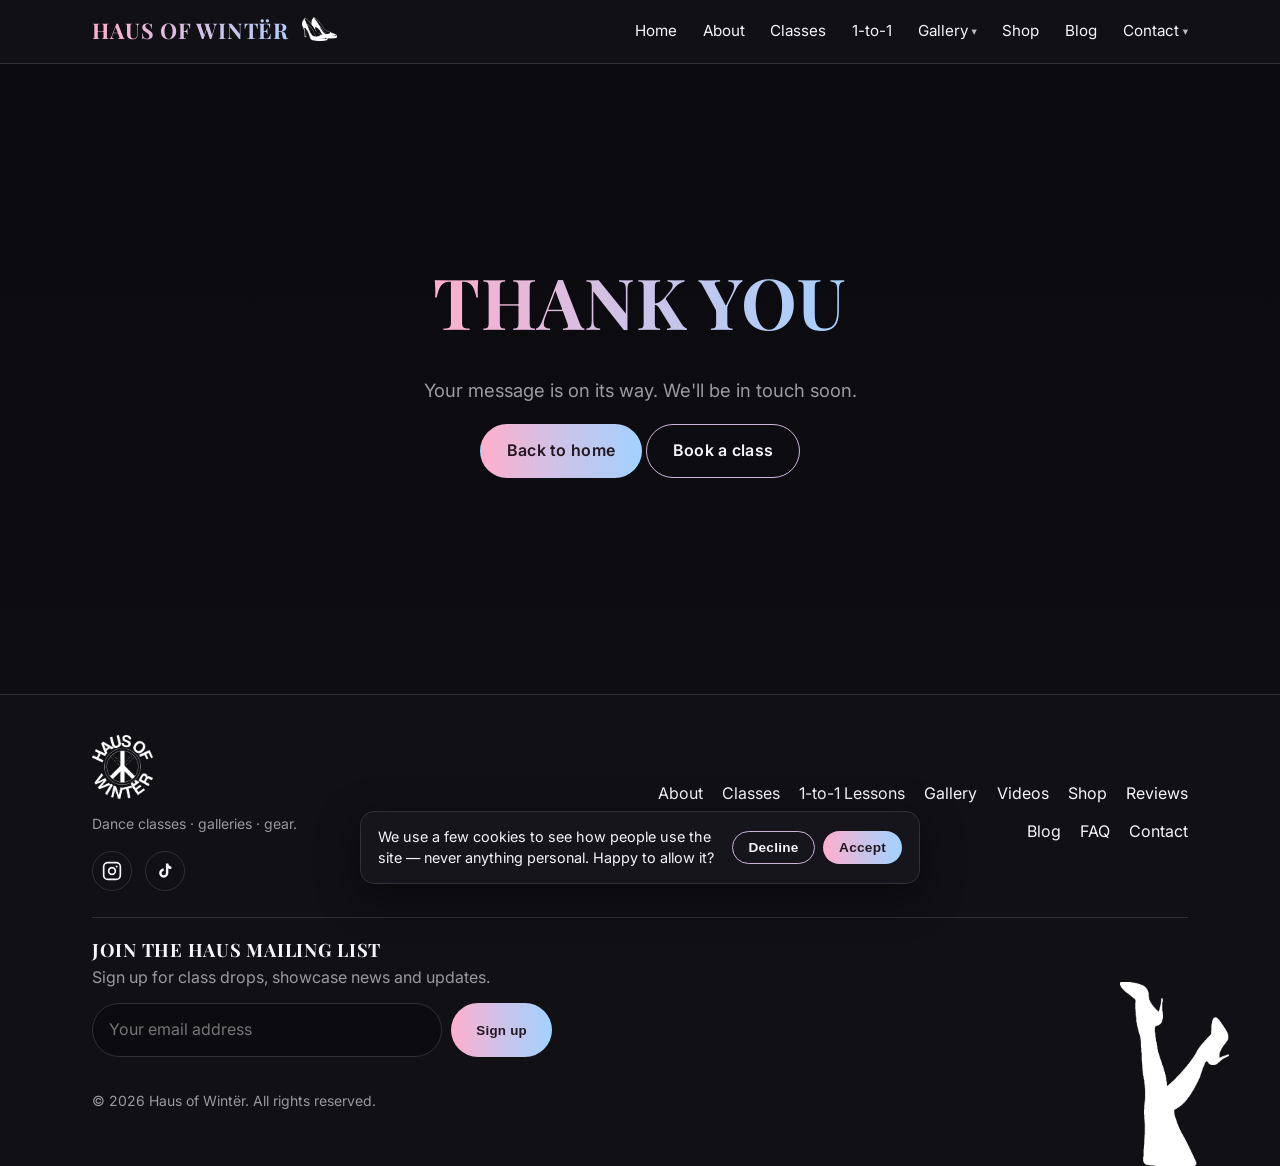
<file: thankyou.html>
<!doctype html>
<html lang="en" data-page="thankyou">
<head>
<meta charset="utf-8">
<meta name="viewport" content="width=device-width, initial-scale=1">
<title>Thank you — Haus of Wintër</title>
<meta name="description" content="Your message has been sent.">
<meta name="robots" content="noindex,nofollow">
<meta name="theme-color" content="#0c0c10">
<link rel="canonical" href="https://hausofwinter.co/thankyou.html">

<!-- Open Graph -->
<meta property="og:type" content="website">
<meta property="og:site_name" content="Haus of Wintër">
<meta property="og:title" content="Thank you — Haus of Wintër">
<meta property="og:description" content="Your message has been sent.">
<meta property="og:url" content="https://hausofwinter.co/thankyou.html">
<meta property="og:image" content="https://hausofwinter.co/assets/img/og-default.jpg">

<!-- Twitter -->
<meta name="twitter:card" content="summary_large_image">
<meta name="twitter:title" content="Thank you — Haus of Wintër">
<meta name="twitter:description" content="Your message has been sent.">
<meta name="twitter:image" content="https://hausofwinter.co/assets/img/og-default.jpg">

<link rel="icon" href="/assets/img/favicon.png" type="image/png">
<link rel="apple-touch-icon" href="/assets/img/apple-touch-icon.png">
<link rel="manifest" href="/site.webmanifest">
<link rel="preconnect" href="https://res.cloudinary.com" crossorigin>
<link rel="preconnect" href="https://fonts.googleapis.com">
<link rel="preconnect" href="https://fonts.gstatic.com" crossorigin>
<link rel="stylesheet" href="https://fonts.googleapis.com/css2?family=Playfair+Display:wght@500;600;700;800;900&family=Inter:wght@400;500;600&display=swap">
<link rel="stylesheet" href="/assets/css/styles.css">
<script type="application/ld+json">{"@context":"https://schema.org","@type":"DanceSchool","name":"Haus of Wintër","url":"https://hausofwinter.co/","image":"https://hausofwinter.co/assets/img/og-default.jpg","description":"A vibrant community-based dance school in Nottingham dedicated to inclusivity and creativity, offering street dance styles from Hip Hop and House to Heels and Trainers choreography.","email":"hausofwinter@hotmail.com","telephone":"07341944068","priceRange":"££","address":{"@type":"PostalAddress","streetAddress":"Expressive Arts Academy, Bobbers Mill","addressLocality":"Nottingham","postalCode":"NG8 5AH","addressCountry":"GB"},"sameAs":["https://www.instagram.com/hausofwinterr","https://www.tiktok.com/@hausofwinter"]}</script>


</head>
<body data-page="thankyou">
<a class="skip-link" href="#main">Skip to content</a>
<header class="site-header">
  <div class="wrap header-inner">
    <a class="brand" href="/" data-logo aria-label="Haus of Wintër — home">
      <span class="brand-word">Haus of Wintër</span>
    </a>
    <button class="nav-toggle" data-nav-toggle aria-expanded="false" aria-label="Menu">
      <span></span><span></span><span></span>
    </button>
    <nav class="site-nav" data-nav aria-label="Primary">
      <a href="/">Home</a>
      <a href="/about.html">About</a>
      <a href="/classes.html">Classes</a>
      <a href="/lessons.html">1-to-1</a>
      <span class="nav-group">
        <a href="/gallery.html" class="nav-parent">Gallery <span class="caret">▾</span></a>
        <span class="nav-sub">
          <a href="/gallery.html">Photos</a>
          <a href="/videos.html">Videos</a>
        </span>
      </span>
      <a href="/shop.html">Shop</a>
      <a href="/blog">Blog</a>
      <span class="nav-group">
        <a href="/contact.html" class="nav-parent">Contact <span class="caret">▾</span></a>
        <span class="nav-sub">
          <a href="/contact.html">Get in touch</a>
          <a href="/reviews.html">Reviews</a>
          <a href="/faq.html">FAQ</a>
        </span>
      </span>
    </nav>
  </div>
</header>

<main id="main" class="thankyou">
  <div class="wrap">
    <h1>Thank you</h1>
    <p class="lead">Your message is on its way. We'll be in touch soon.</p>
    <p><a class="btn btn-primary" href="/">Back to home</a>
       <a class="btn btn-ghost" href="/classes.html">Book a class</a></p>
  </div>
</main>

<footer class="site-footer">
  <div class="wrap footer-inner">
    <div class="footer-brand">
      <img src="/assets/img/logo.png" alt="Haus of Wintër" class="footer-logo">
      <p class="muted small" data-footer-tagline>Dance classes · galleries · gear.</p>
      <div class="footer-socials" data-footer-socials aria-label="Social media"></div>
    </div>
    <nav class="footer-nav" aria-label="Footer" data-footer-nav>
      <a href="/about.html">About</a>
      <a href="/classes.html">Classes</a>
      <a href="/gallery.html">Gallery</a>
      <a href="/videos.html">Videos</a>
      <a href="/shop.html">Shop</a>
      <a href="/reviews.html">Reviews</a>
      <a href="/blog">Blog</a>
      <a href="/faq.html">FAQ</a>
      <a href="/contact.html">Contact</a>
    </nav>
    <p class="footer-copy small muted">&copy; <span data-year>2026</span> <span data-footer-copyright>Haus of Wintër. All rights reserved.</span></p>
  </div>
</footer>

<button class="to-top" data-to-top aria-label="Back to top">↑</button>

<script src="/assets/js/config.js"></script>
<script src="/assets/js/content.js"></script>
<script src="/assets/js/site.js"></script>

</body>
</html>
</file>
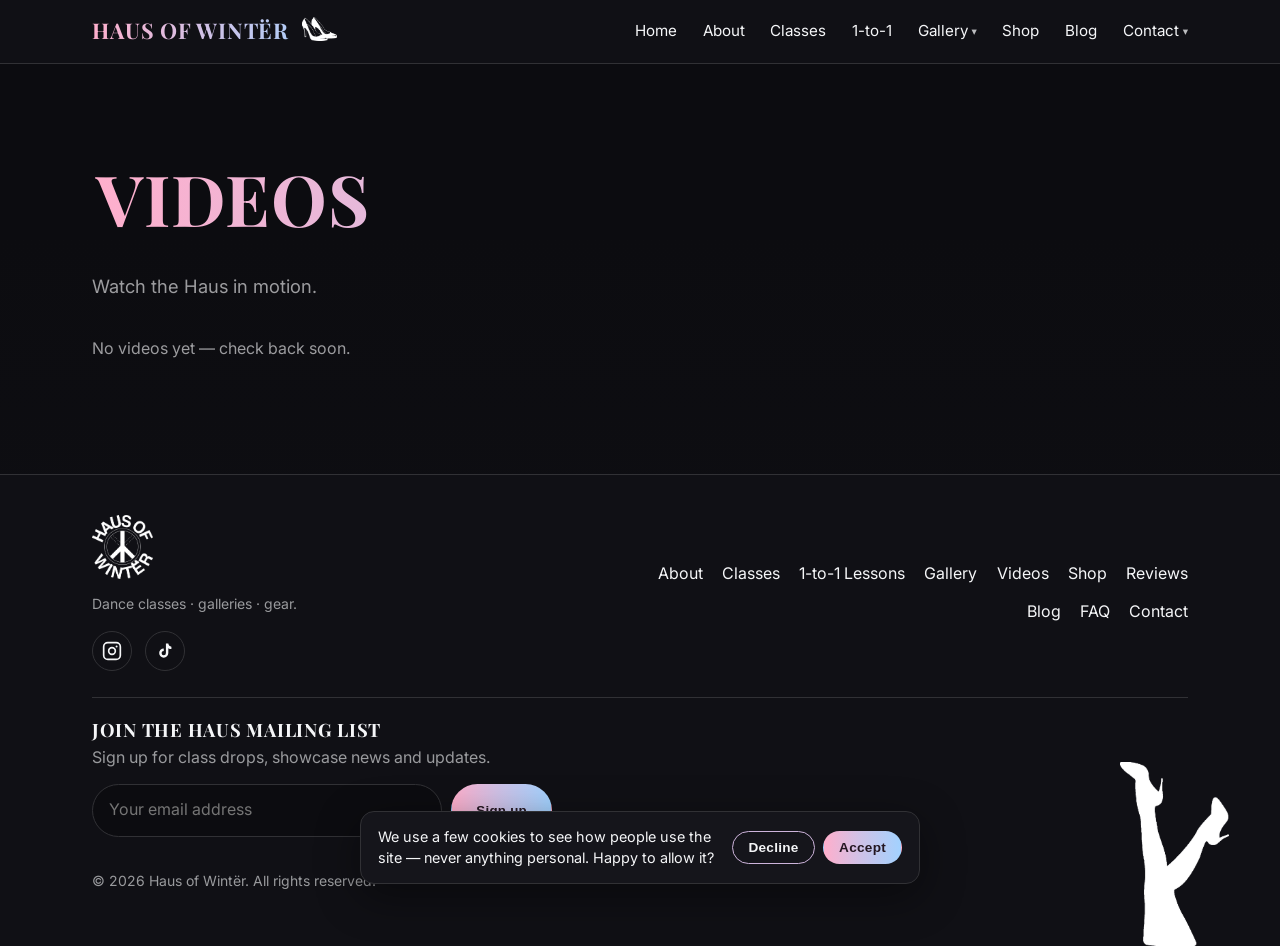
<file: videos.html>
<!doctype html>
<html lang="en" data-page="videos">
<head>
<meta charset="utf-8">
<meta name="viewport" content="width=device-width, initial-scale=1">
<title>Videos — Haus of Wintër</title>
<meta name="description" content="Watch Haus of Wintër in motion — performances and projects.">
<meta name="robots" content="index,follow">
<meta name="theme-color" content="#0c0c10">
<link rel="canonical" href="https://hausofwinter.co/videos.html">

<!-- Open Graph -->
<meta property="og:type" content="website">
<meta property="og:site_name" content="Haus of Wintër">
<meta property="og:title" content="Videos — Haus of Wintër">
<meta property="og:description" content="Watch Haus of Wintër in motion — performances and projects.">
<meta property="og:url" content="https://hausofwinter.co/videos.html">
<meta property="og:image" content="https://hausofwinter.co/assets/img/og-default.jpg">

<!-- Twitter -->
<meta name="twitter:card" content="summary_large_image">
<meta name="twitter:title" content="Videos — Haus of Wintër">
<meta name="twitter:description" content="Watch Haus of Wintër in motion — performances and projects.">
<meta name="twitter:image" content="https://hausofwinter.co/assets/img/og-default.jpg">

<link rel="icon" href="/assets/img/favicon.png" type="image/png">
<link rel="apple-touch-icon" href="/assets/img/apple-touch-icon.png">
<link rel="manifest" href="/site.webmanifest">
<link rel="preconnect" href="https://res.cloudinary.com" crossorigin>
<link rel="preconnect" href="https://fonts.googleapis.com">
<link rel="preconnect" href="https://fonts.gstatic.com" crossorigin>
<link rel="stylesheet" href="https://fonts.googleapis.com/css2?family=Playfair+Display:wght@500;600;700;800;900&family=Inter:wght@400;500;600&display=swap">
<link rel="stylesheet" href="/assets/css/styles.css">
<script type="application/ld+json">{"@context":"https://schema.org","@type":"DanceSchool","name":"Haus of Wintër","url":"https://hausofwinter.co/","image":"https://hausofwinter.co/assets/img/og-default.jpg","description":"A vibrant community-based dance school in Nottingham dedicated to inclusivity and creativity, offering street dance styles from Hip Hop and House to Heels and Trainers choreography.","email":"hausofwinter@hotmail.com","telephone":"07341944068","priceRange":"££","address":{"@type":"PostalAddress","streetAddress":"Expressive Arts Academy, Bobbers Mill","addressLocality":"Nottingham","postalCode":"NG8 5AH","addressCountry":"GB"},"sameAs":["https://www.instagram.com/hausofwinterr","https://www.tiktok.com/@hausofwinter"]}</script>


</head>
<body data-page="videos">
<a class="skip-link" href="#main">Skip to content</a>
<header class="site-header">
  <div class="wrap header-inner">
    <a class="brand" href="/" data-logo aria-label="Haus of Wintër — home">
      <span class="brand-word">Haus of Wintër</span>
    </a>
    <button class="nav-toggle" data-nav-toggle aria-expanded="false" aria-label="Menu">
      <span></span><span></span><span></span>
    </button>
    <nav class="site-nav" data-nav aria-label="Primary">
      <a href="/">Home</a>
      <a href="/about.html">About</a>
      <a href="/classes.html">Classes</a>
      <a href="/lessons.html">1-to-1</a>
      <span class="nav-group">
        <a href="/gallery.html" class="nav-parent">Gallery <span class="caret">▾</span></a>
        <span class="nav-sub">
          <a href="/gallery.html">Photos</a>
          <a href="/videos.html">Videos</a>
        </span>
      </span>
      <a href="/shop.html">Shop</a>
      <a href="/blog">Blog</a>
      <span class="nav-group">
        <a href="/contact.html" class="nav-parent">Contact <span class="caret">▾</span></a>
        <span class="nav-sub">
          <a href="/contact.html">Get in touch</a>
          <a href="/reviews.html">Reviews</a>
          <a href="/faq.html">FAQ</a>
        </span>
      </span>
    </nav>
  </div>
</header>

<main id="main" class="section">
  <div class="wrap">
    <h1>Videos</h1>
    <p class="lead">Watch the Haus in motion.</p>
    <div class="video-grid" data-videos-grid></div>
  </div>
</main>

<footer class="site-footer">
  <div class="wrap footer-inner">
    <div class="footer-brand">
      <img src="/assets/img/logo.png" alt="Haus of Wintër" class="footer-logo">
      <p class="muted small" data-footer-tagline>Dance classes · galleries · gear.</p>
      <div class="footer-socials" data-footer-socials aria-label="Social media"></div>
    </div>
    <nav class="footer-nav" aria-label="Footer" data-footer-nav>
      <a href="/about.html">About</a>
      <a href="/classes.html">Classes</a>
      <a href="/gallery.html">Gallery</a>
      <a href="/videos.html">Videos</a>
      <a href="/shop.html">Shop</a>
      <a href="/reviews.html">Reviews</a>
      <a href="/blog">Blog</a>
      <a href="/faq.html">FAQ</a>
      <a href="/contact.html">Contact</a>
    </nav>
    <p class="footer-copy small muted">&copy; <span data-year>2026</span> <span data-footer-copyright>Haus of Wintër. All rights reserved.</span></p>
  </div>
</footer>

<button class="to-top" data-to-top aria-label="Back to top">↑</button>

<script src="/assets/js/config.js"></script>
<script src="/assets/js/content.js"></script>
<script src="/assets/js/site.js"></script>

</body>
</html>
</file>
<file: assets/css/styles.css>
/* ============================================================================
   Haus of Winter — base styles. Brand-swappable via the :root variables below.
   Real fonts/colours land when brand assets arrive from Drive.
   ========================================================================== */
:root {
  --bg: #0c0c10;
  --bg-elev: #15151b;
  --ink: #f4f5f7;
  --ink-dim: #a6a7b0;
  --line: #2b2734;

  /* Brand palette (from Colours.docx) */
  --c-lilac: #cdb4db;
  --c-pink-1: #ffc8dd;
  --c-pink-2: #ffafcc;
  --c-blue-1: #bde0fe;
  --c-blue-2: #a2d2ff;

  --brand: #ffafcc;          /* primary accent (pink) */
  --brand-2: #a2d2ff;        /* secondary accent (blue) */
  --brand-ink: #241722;      /* dark text on pastel fills */
  --grad: linear-gradient(90deg, var(--c-lilac), var(--c-pink-2) 45%, var(--c-blue-2));

  --max: 1160px;
  --radius: 14px;
  --gap: clamp(1rem, 3vw, 2.5rem);
  --font-head: "Playfair Display", "Georgia", serif;   /* high-contrast display (free Kudryashev-style lookalike) */
  --font-body: "Inter", system-ui, -apple-system, "Segoe UI", Roboto, Helvetica, Arial, sans-serif;
  --logo-scale: 1;
  /* themeable per-area (overridden at runtime by site.js from content.theme) */
  --section-bg: var(--bg-elev);
  --header-bg: rgba(13,13,18,.82);
  --footer-bg: var(--bg-elev);
  --header-ink: var(--ink);
  --header-dim: var(--ink-dim);
  --footer-ink: var(--ink);
  --footer-dim: var(--ink-dim);
  --heading-color: var(--ink);
}

* { box-sizing: border-box; }
/* html carries the footer colour so the page gradient (on body) doesn't
   propagate to the canvas — it stays mapped to the document height and
   grades smoothly from the page colour down to the footer colour. */
html { scroll-behavior: smooth; background: var(--footer-bg); }
body {
  margin: 0; min-height: 100vh; color: var(--ink);
  background: linear-gradient(180deg, var(--bg) 0%, var(--bg) 25%, var(--footer-bg) 100%) no-repeat;
  font-family: var(--font-body); line-height: 1.6;
  -webkit-font-smoothing: antialiased;
}
img, video { max-width: 100%; display: block; }
a { color: var(--brand-2); text-decoration: none; }
a:hover { text-decoration: underline; }
h1, h2, h3 { font-family: var(--font-head); font-weight: 700; line-height: 1.1; margin: 0 0 .5em; text-transform: uppercase; letter-spacing: .01em; }
h1 { font-size: clamp(2.4rem, 6.5vw, 4.4rem); }
h2 { font-size: clamp(1.7rem, 4vw, 2.7rem); }
h3 { font-size: 1.15rem; letter-spacing: .04em; }
/* colourful page titles (pastel gradient, like the hero) */
h1 { background: var(--grad); -webkit-background-clip: text; background-clip: text; color: transparent; -webkit-text-fill-color: transparent; padding: 0 .06em; }
.muted { color: var(--ink-dim); }
.small { font-size: .875rem; }
.wrap { max-width: var(--max); margin-inline: auto; padding-inline: clamp(1rem, 4vw, 2rem); }
.section { padding-block: clamp(3rem, 8vw, 6rem); }
/* Translucent so the page gradient flows through the band (falls back to solid
   on browsers without color-mix). */
.section.alt { background: var(--section-bg); background: color-mix(in srgb, var(--section-bg) 55%, transparent); position: relative; }
.section.alt::before { content: ""; position: absolute; top: 0; left: 0; right: 0; height: 3px; background: var(--grad); }

/* home intro — centred, tighter to the hero */
.home-intro-sec { padding-block: clamp(1.4rem, 3.5vw, 2.4rem); text-align: center; }
.home-intro-sec .prose { margin-inline: auto; }
.home-showcase { width: 100%; max-height: 540px; object-fit: cover; border-radius: var(--radius); display: block; }
.home-logo-band { background: var(--section-bg); position: relative; }
.home-logo-band::before { content: ""; position: absolute; top: 0; left: 0; right: 0; height: 3px; background: var(--grad); }
.home-logo-big { width: min(360px, 70%); margin: 0 auto; display: block; }

/* about page photos */
.about-photos { display: grid; grid-template-columns: repeat(3, 1fr); gap: 1rem; margin: 1.5rem auto 2rem; max-width: 1000px; }
.about-photos figure { margin: 0; }
.about-photos img { width: 100%; aspect-ratio: 4/5; object-fit: cover; border-radius: var(--radius); }
.about-photos figcaption { margin-top: .5rem; font-size: .8rem; color: var(--ink-dim); text-transform: uppercase; letter-spacing: .05em; }
@media (max-width: 700px) { .about-photos { grid-template-columns: 1fr 1fr; max-width: 620px; } }
@media (max-width: 460px) { .about-photos { grid-template-columns: 1fr; max-width: 380px; } }
/* centred About text */
.about-page .prose { margin-inline: auto; }
.center { text-align: center; }
.lead { font-size: 1.15rem; color: var(--ink-dim); max-width: 60ch; }

.skip-link {
  position: absolute; left: -9999px; top: 0; background: var(--brand);
  color: var(--brand-ink); padding: .6rem 1rem; z-index: 100;
}
.skip-link:focus { left: 0; }

/* ---- Buttons ---- */
.btn {
  display: inline-block; padding: .85rem 1.6rem; border-radius: 999px;
  font-weight: 600; letter-spacing: .02em; border: 1px solid transparent;
  cursor: pointer; transition: transform .15s ease, background .15s ease;
}
.btn:hover { text-decoration: none; transform: translateY(-2px); }
.btn-primary { background-image: var(--grad); color: var(--brand-ink); }
.btn-ghost { background: transparent; color: var(--ink); border-color: var(--c-lilac); }
.btn-ghost:hover { border-color: var(--c-blue-1); color: var(--c-blue-1); }

/* ---- Header ---- */
.site-header {
  position: sticky; top: 0; z-index: 40;
  background: var(--header-bg); backdrop-filter: blur(10px);
  border-bottom: 1px solid var(--line);
}
.header-inner { display: flex; align-items: center; justify-content: space-between; padding-block: .8rem; }
.brand-logo { height: calc(50px * var(--logo-scale)); width: auto; }
.brand-word {
  display: inline-block;
  font-family: var(--font-head); font-weight: 700; text-transform: uppercase;
  letter-spacing: .04em; line-height: 1; white-space: nowrap;
  font-size: calc(1.35rem * var(--logo-scale));
  background: var(--grad); -webkit-background-clip: text; background-clip: text;
  color: transparent; -webkit-text-fill-color: transparent;
}
/* small pair of heels next to the brand name */
.brand-word::after {
  content: ""; display: inline-block; vertical-align: -0.14em; margin-left: .55em;
  width: 1.75em; height: 1.15em;
  -webkit-text-fill-color: initial;
  background: url("/assets/img/brand-heels.png") no-repeat center / contain;
}
@media (max-width: 420px) { .brand-word { font-size: calc(1.1rem * var(--logo-scale)); } }
.site-nav { display: flex; align-items: center; gap: clamp(.8rem, 2vw, 1.6rem); }
.site-nav a { color: var(--header-ink); font-size: .95rem; }
.site-nav a:hover { color: var(--brand); text-decoration: none; }
.nav-toggle { display: none; flex-direction: column; gap: 5px; background: none; border: 0; cursor: pointer; padding: .4rem; }
.nav-toggle span { width: 26px; height: 2px; background: var(--header-ink); }

/* dropdown nav group */
.nav-group { position: relative; display: inline-flex; align-items: center; padding-block: .4rem; }
.nav-parent { display: inline-flex; align-items: center; gap: .25rem; color: var(--header-ink); }
.nav-parent:hover { color: var(--brand); text-decoration: none; }
.caret { font-size: .7em; opacity: .75; }
.nav-sub {
  position: absolute; top: 100%; left: 0; background: var(--bg-elev);
  border: 1px solid var(--line); border-radius: 12px; padding: .4rem; min-width: 160px;
  /* push the panel down visually with a transparent top pad instead of a margin,
     so there is no dead gap where :hover is lost (desktop menu vanished on hover) */
  margin-top: 0; padding-top: .55rem; background-clip: padding-box;
  display: none; flex-direction: column; z-index: 60; box-shadow: 0 14px 34px rgba(0,0,0,.45); }
/* invisible bridge across the group's own bottom padding so moving the cursor
   from the parent to the menu never leaves the group's hover area */
.nav-group::after {
  content: ""; position: absolute; top: 100%; left: 0; width: 100%; height: .6rem; }
.nav-group:hover > .nav-sub, .nav-group:focus-within > .nav-sub { display: flex; }
.nav-sub a { padding: .55rem .8rem; border-radius: 8px; color: var(--ink); font-size: .95rem; }
.nav-sub a:hover { background: rgba(255,255,255,.06); color: var(--brand); text-decoration: none; }

@media (max-width: 820px) {
  .nav-toggle { display: flex; }
  .site-nav {
    position: absolute; top: 100%; left: 0; right: 0; flex-direction: column; align-items: flex-start;
    background: var(--bg-elev); border-bottom: 1px solid var(--line);
    padding: 1rem clamp(1rem, 4vw, 2rem); gap: .4rem;
    max-height: 0; overflow: hidden; transition: max-height .3s ease; }
  .site-nav.is-open { max-height: 85vh; overflow-y: auto; }
  .nav-group { flex-direction: column; align-items: flex-start; width: 100%; padding-block: 0; }
  .nav-group::after { display: none; }   /* no hover bridge on mobile — it would block taps */
  .nav-sub { position: static; display: flex; border: 0; box-shadow: none; background: transparent;
    padding: .2rem 0 .4rem 1rem; margin: 0; min-width: 0; }
}

/* ---- Hero ---- */
.hero { position: relative; min-height: min(88vh, 760px); display: grid; place-items: center; overflow: hidden; }
.hero [data-hero] { position: absolute; inset: 0; }
.hero [data-hero] img, .hero [data-hero] video { width: 100%; height: 100%; object-fit: cover; opacity: var(--hero-opacity, .7); }
.hero::after { content: ""; position: absolute; inset: 0; background:
  radial-gradient(ellipse 60% 55% at 50% 48%, rgba(12,12,16,.5), transparent 70%),
  linear-gradient(180deg, rgba(12,12,16,.25) 0%, transparent 35%, rgba(12,12,16,.55)); }
.hero-content .lead { text-shadow: 0 1px 12px rgba(0,0,0,.55); font-size: calc(1.15rem * var(--subhead-scale, 1)); }
.hero-content { position: relative; z-index: 2; text-align: center; padding: 2rem; max-width: min(92vw, 680px); }
.hero-content h1 {
  font-size: calc(clamp(2.2rem, 6vw, 4rem) * var(--headline-scale, 1));
  line-height: 1.08;
  padding: .06em .32em;             /* room so serif glyphs (e.g. T) are never clipped */
  overflow-wrap: break-word;        /* long single words wrap instead of overflowing */
  background: var(--grad);
  -webkit-background-clip: text; background-clip: text;
  -webkit-box-decoration-break: clone; box-decoration-break: clone;
  color: transparent; -webkit-text-fill-color: transparent;
}
.hero-cta { display: flex; gap: 1rem; justify-content: center; flex-wrap: wrap; margin-top: 1.6rem; }

/* ---- Generic content ---- */
.prose { max-width: 68ch; }
.prose p { margin: 0 0 1rem; }
.grid-2 { display: grid; gap: var(--gap); grid-template-columns: repeat(auto-fit, minmax(260px, 1fr)); }
.card { background: var(--bg-elev); border: 1px solid var(--line); border-radius: var(--radius); padding: 1.5rem; transition: border-color .15s ease, transform .15s ease; }
a.card:hover { border-color: var(--brand); transform: translateY(-3px); text-decoration: none; }
.card h3 { color: var(--brand); }

/* ---- Embeds (booking / store) ---- */
.embed-slot { margin-top: 2rem; border-radius: var(--radius); overflow: hidden; }
.embed-slot iframe { width: 100%; border: 0; display: block; }

/* ---- Class month calendar ---- */
.cal { max-width: 780px; margin: 1rem 0 2.5rem; }
.cal-head { display: flex; align-items: center; justify-content: space-between; margin-bottom: .8rem; }
.cal-head strong { font-family: var(--font-head); text-transform: uppercase; letter-spacing: .04em; font-size: 1.35rem; }
.cal-nav { background: var(--bg-elev); border: 1px solid var(--line); color: var(--ink); width: 40px; height: 40px; border-radius: 10px; cursor: pointer; font-size: 1.3rem; line-height: 1; }
.cal-nav:hover { border-color: var(--brand); color: var(--brand); }
.cal-grid { display: grid; grid-template-columns: repeat(7, 1fr); gap: 6px; }
.cal-dow { text-align: center; font-size: .72rem; text-transform: uppercase; letter-spacing: .05em; color: var(--ink-dim); padding: .3rem 0; }
.cal-cell { min-height: 78px; border: 1px solid var(--line); border-radius: 10px; padding: .4rem; background: var(--bg-elev); display: flex; flex-direction: column; gap: .2rem; }
.cal-cell.empty { border: 0; background: transparent; }
.cal-num { font-size: .82rem; color: var(--ink-dim); }
.cal-cell.today { outline: 2px solid var(--brand); outline-offset: -1px; }
.cal-cell.has-class { background: linear-gradient(160deg, rgba(255,175,204,.16), rgba(162,210,255,.16)); border-color: rgba(255,175,204,.42); }
.cal-cell.has-class .cal-num { color: var(--ink); font-weight: 600; }
.cal-cell.past { opacity: .4; }
.cal-cell[data-book] { cursor: pointer; transition: border-color .15s ease, transform .15s ease; }
.cal-cell[data-book]:hover { border-color: var(--brand); transform: translateY(-1px); }
.cal-ev { font-size: .68rem; line-height: 1.25; color: var(--ink); background: rgba(0,0,0,.28); border-radius: 5px; padding: .1rem .3rem; }
@media (max-width: 600px) { .cal-cell { min-height: 56px; padding: .3rem; } .cal-ev { font-size: .58rem; } .cal-num { font-size: .72rem; } }

/* ---- Gallery ---- */
.gallery-nav { display: flex; flex-wrap: wrap; gap: .5rem; margin-bottom: 1.5rem; }
.gtab { background: transparent; color: var(--ink-dim); border: 1px solid var(--line);
  padding: .5rem 1.1rem; border-radius: 999px; cursor: pointer; }
.gtab.is-active { background: var(--brand); color: var(--brand-ink); border-color: var(--brand); }
.gallery-grid { display: grid; gap: .6rem; grid-template-columns: repeat(auto-fill, minmax(200px, 1fr)); }
.gcell { margin: 0; overflow: hidden; border-radius: 10px; background: var(--bg-elev); }
.gcell img { width: 100%; aspect-ratio: 1/1; object-fit: cover; transition: transform .4s ease; }
.gcell:hover img { transform: scale(1.05); }

/* ---- Gallery videos ---- */
.video-grid { display: grid; gap: 1rem; grid-template-columns: repeat(auto-fill, minmax(320px, 1fr)); }
.video-item { margin: 0; }
.video-title { margin: .55rem 0 0; font-size: .95rem; font-weight: 600; color: var(--ink);
  font-family: var(--font-head); text-transform: uppercase; letter-spacing: .03em; }
.video-cell { margin: 0; border-radius: 12px; overflow: hidden; background: #000; aspect-ratio: 16/9; }
.video-cell iframe, .video-cell video { width: 100%; height: 100%; display: block; border: 0; object-fit: cover; }
.video-link { display: grid; place-items: center; aspect-ratio: 16/9; border-radius: 12px;
  background: var(--bg-elev); border: 1px solid var(--line); color: var(--brand); font-weight: 600; }
.video-link:hover { border-color: var(--c-pink-2); text-decoration: none; }

/* ---- Reviews ---- */
.reviews-grid { display: grid; gap: var(--gap); grid-template-columns: repeat(auto-fit, minmax(280px, 1fr)); }
.review { margin: 0; background: var(--bg-elev); border: 1px solid var(--line); border-radius: var(--radius); padding: 1.6rem; }
.review .stars { color: var(--brand); letter-spacing: .1em; margin-bottom: .6rem; }
.review blockquote { margin: 0 0 1rem; font-size: 1.05rem; }
.review figcaption { color: var(--ink-dim); }

/* ---- FAQ ---- */
.faq-item { border-bottom: 1px solid var(--line); padding: 1rem 0; }
.faq-item summary { cursor: pointer; font-weight: 600; font-size: 1.1rem; }
.faq-item[open] summary { color: var(--brand); }

/* ---- Contact form ---- */
.form { display: grid; gap: 1rem; max-width: 560px; }
.form label { display: grid; gap: .35rem; font-size: .9rem; color: var(--ink-dim); }
.form input, .form textarea {
  width: 100%; padding: .8rem 1rem; background: var(--bg-elev); color: var(--ink);
  border: 1px solid var(--line); border-radius: 10px; font: inherit;
}
.form input:focus, .form textarea:focus { outline: 2px solid var(--brand); border-color: var(--brand); }
.contact-layout { display: grid; gap: var(--gap); grid-template-columns: 1.2fr 1fr; }
@media (max-width: 760px) { .contact-layout { grid-template-columns: 1fr; } }
.socials a { display: inline-block; margin-right: 1rem; text-transform: capitalize; }

/* ---- Blog ---- */
.blog-list { display: grid; gap: 2rem; max-width: 820px; }
.blog-post { background: var(--bg-elev); border: 1px solid var(--line); border-radius: var(--radius); overflow: hidden; }
.blog-post { scroll-margin-top: 90px; transition: box-shadow .3s ease, border-color .3s ease; }
.blog-anchor { display: block; position: relative; top: -90px; height: 0; visibility: hidden; }
.blog-post.blog-target { border-color: var(--brand); box-shadow: 0 0 0 3px color-mix(in srgb, var(--brand) 45%, transparent); }
.blog-img { width: 100%; max-height: 360px; object-fit: cover; }
.blog-body { padding: 1.5rem; }
.blog-body h2 { margin-bottom: .2rem; }
.blog-date { margin: 0 0 1rem; text-transform: uppercase; letter-spacing: .06em; }
.blog-media { aspect-ratio: 16/9; background: #000; }
.blog-media .video-cell { aspect-ratio: 16/9; border-radius: 0; }
.blog-media iframe, .blog-media video { width: 100%; height: 100%; border: 0; display: block; }
.blog-share { display: flex; align-items: center; gap: .5rem; margin-top: 1.4rem; padding-top: 1.1rem; border-top: 1px solid var(--line); }
.blog-share .share-label { font-size: .8rem; color: var(--ink-dim); text-transform: uppercase; letter-spacing: .06em; margin-right: .2rem; }
.blog-share a, .blog-share button { display: inline-grid; place-items: center; width: 38px; height: 38px; border-radius: 50%;
  border: 1px solid var(--line); background: transparent; color: var(--ink); cursor: pointer; transition: color .15s, border-color .15s, transform .15s; }
.blog-share a:hover, .blog-share button:hover { color: var(--brand); border-color: var(--brand); transform: translateY(-2px); text-decoration: none; }
.blog-share .share-copy.copied { color: var(--brand-ink); background: var(--c-blue-1); border-color: var(--c-blue-1); }

/* ---- Location / map ---- */
.location .lead { margin-bottom: 1rem; }
.map-embed { border-radius: var(--radius); overflow: hidden; border: 1px solid var(--line); aspect-ratio: 16/9; max-width: 820px; }
.map-embed iframe { width: 100%; height: 100%; border: 0; display: block; filter: grayscale(.2) contrast(1.05); }

/* ---- Footer socials ---- */
.footer-socials { display: flex; gap: .8rem; margin-top: 1rem; }
.footer-socials a { display: inline-grid; place-items: center; width: 40px; height: 40px; border-radius: 50%;
  border: 1px solid var(--line); color: var(--footer-ink); transition: color .15s ease, border-color .15s ease, transform .15s ease; }
.footer-socials a:hover { color: var(--brand); border-color: var(--brand); transform: translateY(-2px); text-decoration: none; }

/* ---- Footer ---- */
.site-footer { border-top: 1px solid var(--line); background: var(--footer-bg); color: var(--footer-ink); padding-block: 2.5rem; position: relative; overflow: hidden; }
/* Heel silhouette rising from the bottom-right of the footer */
.site-footer::after {
  content: ""; position: absolute; z-index: 0; right: clamp(10px, 4vw, 56px); bottom: 0;
  width: 122px; height: 184px; pointer-events: none;
  background: url("/assets/img/footer-heels.png") no-repeat right bottom / contain;
}
@media (max-width: 640px) { .site-footer::after { width: 82px; height: 128px; right: 6px; } }
.footer-inner { display: grid; gap: 1.2rem; grid-template-columns: 1fr auto; align-items: center; position: relative; z-index: 1; }
.footer-logo { height: 64px; width: auto; }
.footer-nav { display: flex; gap: .8rem 1.2rem; flex-wrap: wrap; max-width: 560px; justify-content: flex-end; }
.footer-nav a { color: var(--footer-ink); }
.footer-nav a:hover { color: var(--brand); }
.site-footer .muted, .footer-copy { color: var(--footer-dim); }
.footer-copy { grid-column: 1 / -1; }

/* ---- Footer newsletter signup ---- */
.footer-news { grid-column: 1 / -1; border-top: 1px solid var(--line); margin-top: .4rem; padding-top: 1.4rem; }
.footer-news-h { margin: 0 0 .3rem; font-size: 1.15rem; color: var(--footer-ink); }
.footer-news-t { margin: 0 0 .8rem; color: var(--footer-dim); max-width: 46ch; }
.news-form { display: flex; gap: .6rem; flex-wrap: wrap; max-width: 460px; }
.news-form input { flex: 1; min-width: 200px; padding: .8rem 1rem; border-radius: 999px;
  background: var(--bg); color: var(--ink); border: 1px solid var(--line); font: inherit; }
.news-form input:focus { outline: 2px solid var(--brand); border-color: var(--brand); }
.news-form .btn { padding: .8rem 1.5rem; }
.news-msg { margin: .7rem 0 0; font-size: .9rem; }
.news-msg.ok { color: #6bd08a; } .news-msg.err { color: #e77; }

/* ---- Back to top ---- */
.to-top {
  position: fixed; right: 1.2rem; bottom: 1.2rem; z-index: 50;
  width: 46px; height: 46px; border-radius: 50%; border: 1px solid var(--line);
  background-image: var(--grad); color: var(--brand-ink); font-size: 1.2rem; cursor: pointer;
  opacity: 0; pointer-events: none; transition: opacity .2s ease, transform .2s ease;
}
.to-top.is-visible { opacity: 1; pointer-events: auto; }
.to-top:hover { transform: translateY(-3px); }

/* ---- Thank-you ---- */
.thankyou { min-height: 70vh; display: grid; place-items: center; text-align: center; }

/* ---- Gallery lightbox ---- */
html.lb-open { overflow: hidden; }
.gcell img { cursor: zoom-in; }
.lightbox {
  position: fixed; inset: 0; z-index: 200; display: grid;
  grid-template-columns: auto 1fr auto; align-items: center; gap: .4rem;
  padding: clamp(.6rem, 3vw, 2rem);
  background: rgba(24, 16, 28, .92); backdrop-filter: blur(4px);
  animation: lb-fade .18s ease;
}
@keyframes lb-fade { from { opacity: 0; } to { opacity: 1; } }
.lb-stage { margin: 0; display: grid; place-items: center; height: 100%; min-width: 0; }
.lb-img {
  max-width: 100%; max-height: 88vh; width: auto; height: auto;
  border-radius: 8px; box-shadow: 0 24px 60px rgba(0,0,0,.5);
  opacity: 0; transform: scale(.985); transition: opacity .2s ease, transform .2s ease;
}
.lb-img.is-in { opacity: 1; transform: none; }
.lb-count {
  position: absolute; bottom: max(1rem, 4vh); left: 50%; transform: translateX(-50%);
  color: rgba(255,255,255,.85); font-size: .85rem; letter-spacing: .04em;
}
.lb-nav, .lb-close {
  background: rgba(255,255,255,.12); color: #fff; border: 0; cursor: pointer;
  display: grid; place-items: center; border-radius: 50%;
  transition: background .15s ease, transform .15s ease;
}
.lb-nav { width: 52px; height: 52px; font-size: 2rem; line-height: 1; }
.lb-nav:hover, .lb-close:hover { background: rgba(255,255,255,.28); transform: scale(1.06); }
.lb-close { position: absolute; top: max(.8rem, 2vh); right: max(.8rem, 2vw); width: 46px; height: 46px; font-size: 1.8rem; }
@media (max-width: 600px) {
  .lb-nav { width: 42px; height: 42px; font-size: 1.6rem; }
}

/* ---- Shop: branded toolbar above the store ---- */
.shop-bar { display: flex; flex-wrap: wrap; gap: .6rem; align-items: center; justify-content: flex-end;
  padding: .5rem 0 1rem; margin-bottom: 1rem; border-bottom: 1px solid var(--line); }
.shop-bar-btn { display: inline-flex; align-items: center; gap: .45rem; cursor: pointer;
  padding: .5rem .9rem; border-radius: 999px; border: 1px solid var(--line); background: transparent;
  color: var(--ink); font: inherit; font-size: .92rem; transition: color .15s, border-color .15s, transform .15s; }
.shop-bar-btn:hover { color: var(--brand); border-color: var(--brand); transform: translateY(-1px); }
.shop-bar-bag { background-image: var(--grad); color: var(--brand-ink); border: 0; font-weight: 600; }
.shop-bar-bag:hover { color: var(--brand-ink); filter: brightness(1.03); }
.shop-bar-count { display: inline-grid; place-items: center; min-width: 20px; height: 20px; padding: 0 5px;
  border-radius: 999px; background: rgba(0,0,0,.28); color: #fff; font-size: .74rem; font-weight: 700; }

/* ---- Scroll reveal (fade + rise as elements enter view) ---- */
/* Only active once JS confirms IntersectionObserver support (adds .reveal-on),
   so the site is never stuck invisible without JS. */
.reveal-on .reveal { opacity: 0; transform: translateY(26px); transition: opacity .7s cubic-bezier(.2,.6,.2,1), transform .7s cubic-bezier(.2,.6,.2,1); will-change: opacity, transform; }
.reveal-on .reveal.in { opacity: 1; transform: none; }
@media (prefers-reduced-motion: reduce) {
  .reveal-on .reveal { opacity: 1 !important; transform: none !important; transition: none !important; }
}

/* ---- Solid heading colour (Appearance → headings: solid) ---- */
/* Overrides the pastel gradient on titles when a solid heading colour is chosen. */
:root[data-headings="solid"] h1,
:root[data-headings="solid"] h2,
:root[data-headings="solid"] h3,
:root[data-headings="solid"] .brand-word,
:root[data-headings="solid"] .hero-content h1 {
  background: none;
  -webkit-background-clip: border-box; background-clip: border-box;
  color: var(--heading-color);
  -webkit-text-fill-color: var(--heading-color);
}

/* ---- Shop: blend the Ecwid store with the site theme ---- */
/* Square (1:1) product images — grid thumbnails and the product page image */
.embed-slot .grid-product__image { padding-bottom: 100% !important; }
.embed-slot .details-gallery__image-container,
.embed-slot .details-gallery__wrap,
.embed-slot .details-gallery__image-wrap { aspect-ratio: 1 / 1 !important; overflow: hidden !important; }
.embed-slot .details-gallery__image-container img,
.embed-slot .details-gallery__image,
.embed-slot .details-gallery__image-wrap img { width: 100% !important; height: 100% !important; object-fit: cover !important; }
/* On-brand primary buttons (Add to Bag, Checkout, etc.) */
.embed-slot .form-control__button,
.embed-slot button.form-control__button,
.embed-slot .ec-cart__button .form-control__button {
  background-image: var(--grad) !important; background-color: transparent !important;
  color: var(--brand-ink) !important; border: 0 !important; border-radius: 999px !important; }
/* Brand-colour links + accents inside the store */
.embed-slot .ecwid a, .embed-slot .grid-product__title { color: var(--ink) !important; }
.embed-slot .ecwid a:hover { color: var(--brand) !important; }
.embed-slot .grid-product { border-radius: var(--radius); overflow: hidden; }

/* ===== 2026-11 polish: captions, transitions, mobile nav, hero ===== */
/* Lightbox caption */
.lb-caption { position: absolute; left: 50%; transform: translateX(-50%); bottom: max(2.4rem, 7vh);
  max-width: min(90vw, 720px); text-align: center; color: #fff; font-size: .98rem; line-height: 1.4;
  text-shadow: 0 1px 10px rgba(0,0,0,.7); padding: 0 1rem; }
@media (max-width: 600px){ .lb-caption { bottom: max(2.6rem, 8vh); font-size: .9rem; } }

/* Page transitions — gentle fade/rise in, quick fade out on navigation */
@media (prefers-reduced-motion: no-preference) {
  main { animation: hw-page-in .5s cubic-bezier(.2,.6,.2,1) both; }
  @keyframes hw-page-in { from { opacity: 0; transform: translateY(10px); } to { opacity: 1; transform: none; } }
  html.is-leaving body { opacity: 0; transition: opacity .22s ease; }
}

/* Mobile menu polish — bigger tap targets, smoother panel */
@media (max-width: 820px) {
  .site-nav { padding: .4rem clamp(1rem,4vw,2rem) .9rem; gap: .1rem; box-shadow: 0 20px 40px rgba(0,0,0,.35); }
  .site-nav > a, .nav-parent { display: block; width: 100%; padding: .8rem .2rem; font-size: 1.06rem; border-radius: 8px; }
  .site-nav > a:active, .nav-parent:active { background: rgba(127,127,127,.12); }
  .nav-group { padding-block: 0; }
  .nav-sub a { padding: .65rem .2rem; font-size: 1rem; }
  .nav-toggle { padding: .6rem; }
  .site-nav.is-open { transition: max-height .32s ease; }
}

/* Hero refinement — legibility + breathing room */
.hero-content { max-width: min(92vw, 720px); padding: 2.2rem 1.3rem; }
.hero-content h1 { letter-spacing: -.01em; }
.hero-content .lead { margin-inline: auto; text-shadow: 0 1px 16px rgba(0,0,0,.6); }
.hero-cta { margin-top: 1.9rem; }

/* Cookie-consent notice (shown until the visitor accepts/declines) */
.cookie-consent {
  position: fixed; left: 50%; transform: translateX(-50%); bottom: 16px; z-index: 9999;
  width: min(560px, calc(100vw - 24px));
  display: flex; flex-wrap: wrap; align-items: center; gap: .75rem;
  background: var(--bg-elev, #15151b); color: var(--ink, #f4f5f7);
  border: 1px solid var(--line, rgba(127,127,127,.28)); border-radius: 14px;
  padding: .9rem 1.05rem; box-shadow: 0 12px 44px rgba(0,0,0,.42);
}
.cookie-consent p { margin: 0; flex: 1 1 240px; font-size: .9rem; line-height: 1.45; }
.cookie-consent-btns { display: flex; gap: .5rem; margin-left: auto; }
.cookie-consent .btn { padding: .5rem .95rem; font-size: .85rem; }
@media (max-width: 420px) { .cookie-consent-btns { width: 100%; } .cookie-consent-btns .btn { flex: 1; } }
</file>
